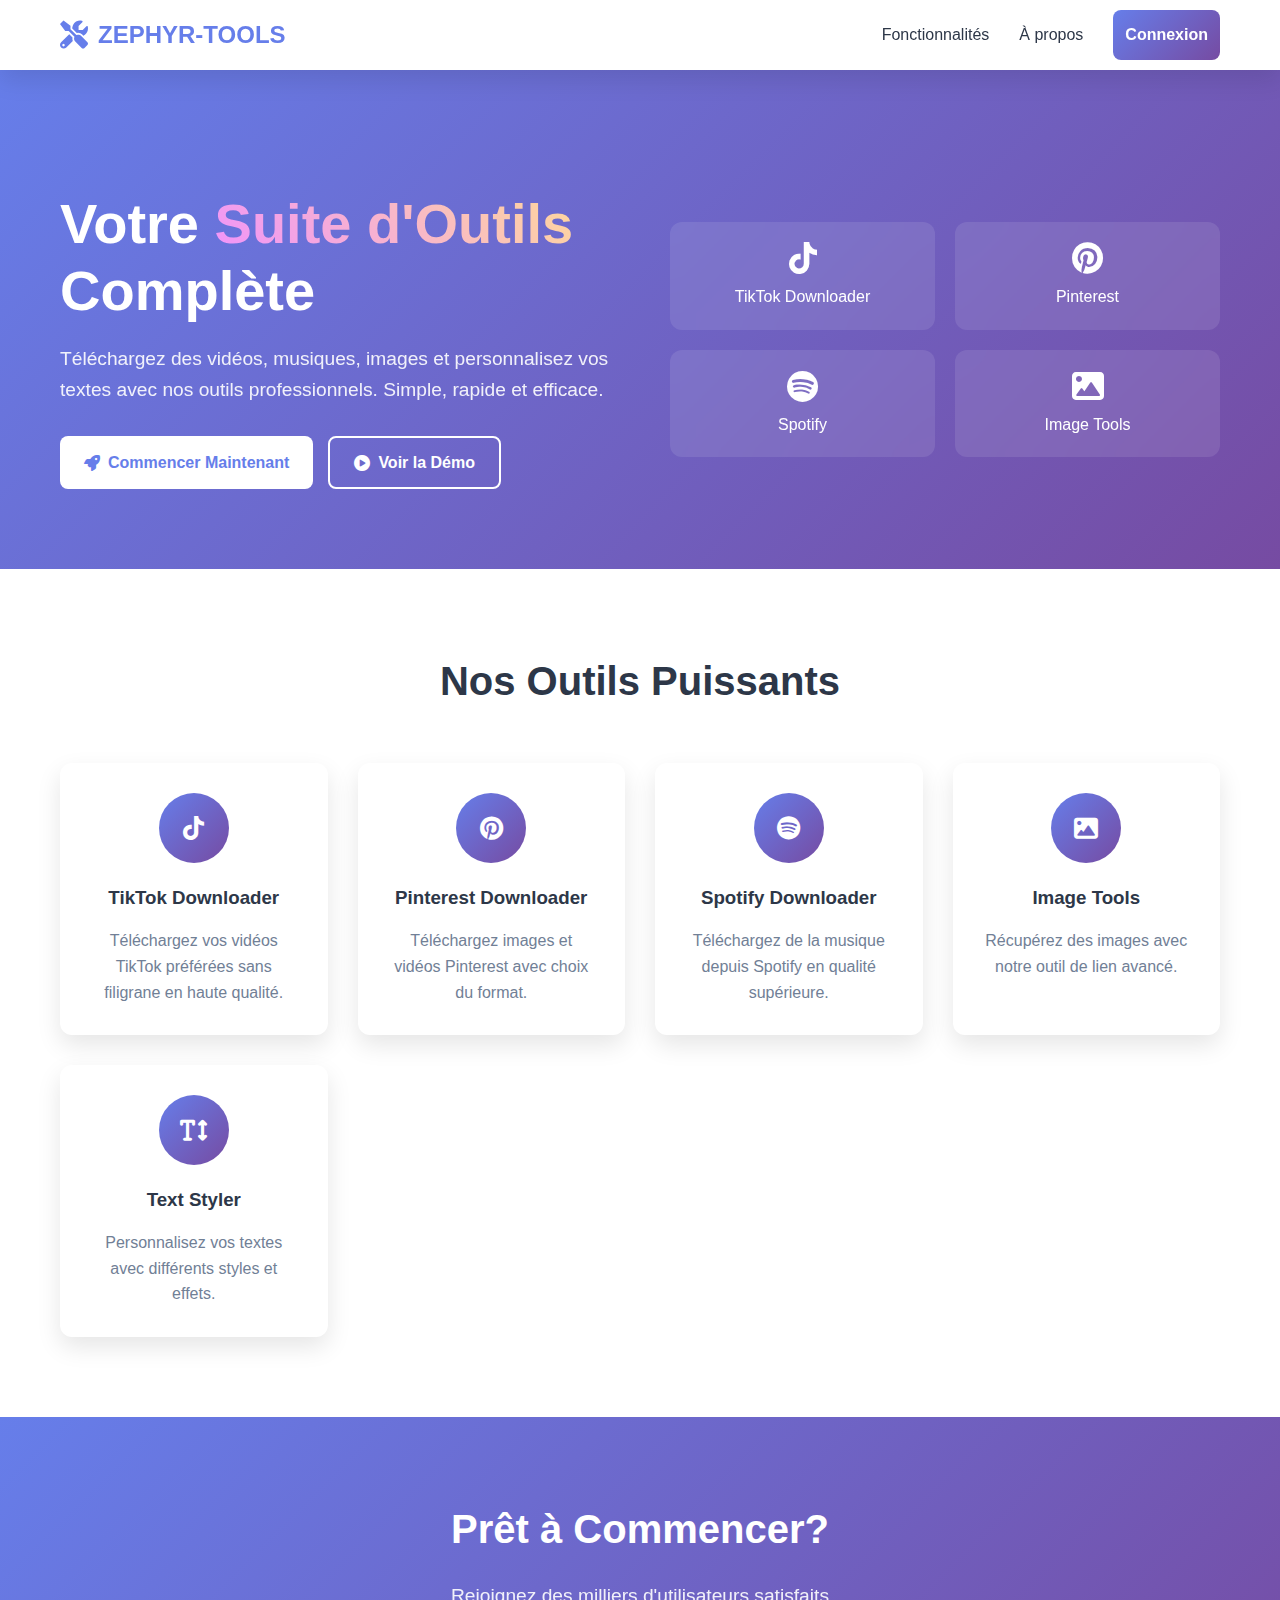
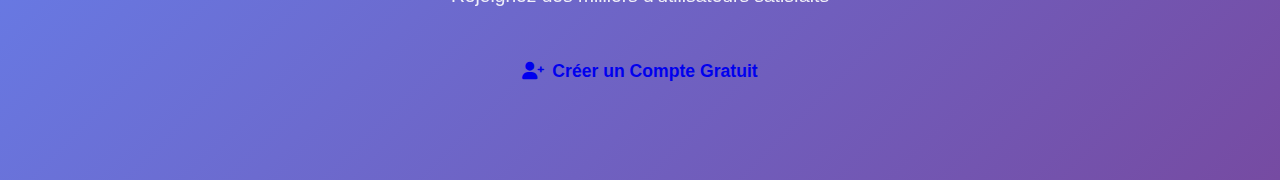
<file: index.html>
<!DOCTYPE html>
<html lang="fr">
<head>
    <meta charset="UTF-8">
    <meta name="viewport" content="width=device-width, initial-scale=1.0">
    <title>Tools Pro - Plateforme de Téléchargement</title>
    <link rel="stylesheet" href="css/style.css">
    <link href="https://cdnjs.cloudflare.com/ajax/libs/font-awesome/6.0.0/css/all.min.css" rel="stylesheet">
</head>
<body>
    <!-- Navigation -->
    <nav class="navbar">
        <div class="nav-container">
            <div class="nav-logo">
                <i class="fas fa-tools"></i>
                <span>ZEPHYR-TOOLS</span>
            </div>
            <div class="nav-menu">
                <a href="#features" class="nav-link">Fonctionnalités</a>
                <a href="#about" class="nav-link">À propos</a>
                <a href="login.html" class="nav-link login-btn">Connexion</a>
            </div>
        </div>
    </nav>

    <!-- Hero Section -->
    <section class="hero">
        <div class="hero-container">
            <div class="hero-content">
                <h1 class="hero-title">
                    Votre <span class="highlight">Suite d'Outils</span> Complète
                </h1>
                <p class="hero-description">
                    Téléchargez des vidéos, musiques, images et personnalisez vos textes 
                    avec nos outils professionnels. Simple, rapide et efficace.
                </p>
                <div class="hero-buttons">
                    <a href="login.html" class="btn btn-primary">
                        <i class="fas fa-rocket"></i>
                        Commencer Maintenant
                    </a>
                    <a href="#features" class="btn btn-secondary">
                        <i class="fas fa-play-circle"></i>
                        Voir la Démo
                    </a>
                </div>
            </div>
            <div class="hero-image">
                <div class="tool-cards-preview">
                    <div class="preview-card" style="--delay: 0s">
                        <i class="fab fa-tiktok"></i>
                        <span>TikTok Downloader</span>
                    </div>
                    <div class="preview-card" style="--delay: 0.2s">
                        <i class="fab fa-pinterest"></i>
                        <span>Pinterest</span>
                    </div>
                    <div class="preview-card" style="--delay: 0.4s">
                        <i class="fab fa-spotify"></i>
                        <span>Spotify</span>
                    </div>
                    <div class="preview-card" style="--delay: 0.6s">
                        <i class="fas fa-image"></i>
                        <span>Image Tools</span>
                    </div>
                </div>
            </div>
        </div>
    </section>

    <!-- Features Section -->
    <section id="features" class="features">
        <div class="container">
            <h2 class="section-title">Nos Outils Puissants</h2>
            <div class="features-grid">
                <div class="feature-card">
                    <div class="feature-icon">
                        <i class="fab fa-tiktok"></i>
                    </div>
                    <h3>TikTok Downloader</h3>
                    <p>Téléchargez vos vidéos TikTok préférées sans filigrane en haute qualité.</p>
                </div>
                
                <div class="feature-card">
                    <div class="feature-icon">
                        <i class="fab fa-pinterest"></i>
                    </div>
                    <h3>Pinterest Downloader</h3>
                    <p>Téléchargez images et vidéos Pinterest avec choix du format.</p>
                </div>
                
                <div class="feature-card">
                    <div class="feature-icon">
                        <i class="fab fa-spotify"></i>
                    </div>
                    <h3>Spotify Downloader</h3>
                    <p>Téléchargez de la musique depuis Spotify en qualité supérieure.</p>
                </div>
                
                <div class="feature-card">
                    <div class="feature-icon">
                        <i class="fas fa-image"></i>
                    </div>
                    <h3>Image Tools</h3>
                    <p>Récupérez des images avec notre outil de lien avancé.</p>
                </div>
                
                <div class="feature-card">
                    <div class="feature-icon">
                        <i class="fas fa-text-height"></i>
                    </div>
                    <h3>Text Styler</h3>
                    <p>Personnalisez vos textes avec différents styles et effets.</p>
                </div>
            </div>
        </div>
    </section>

    <!-- CTA Section -->
    <section class="cta">
        <div class="container">
            <h2>Prêt à Commencer?</h2>
            <p>Rejoignez des milliers d'utilisateurs satisfaits</p>
            <a href="login.html" class="btn btn-large">
                <i class="fas fa-user-plus"></i>
                Créer un Compte Gratuit
            </a>
        </div>
    </section>

    <script src="js/auth.js"></script>
</body>
</html>
</file>
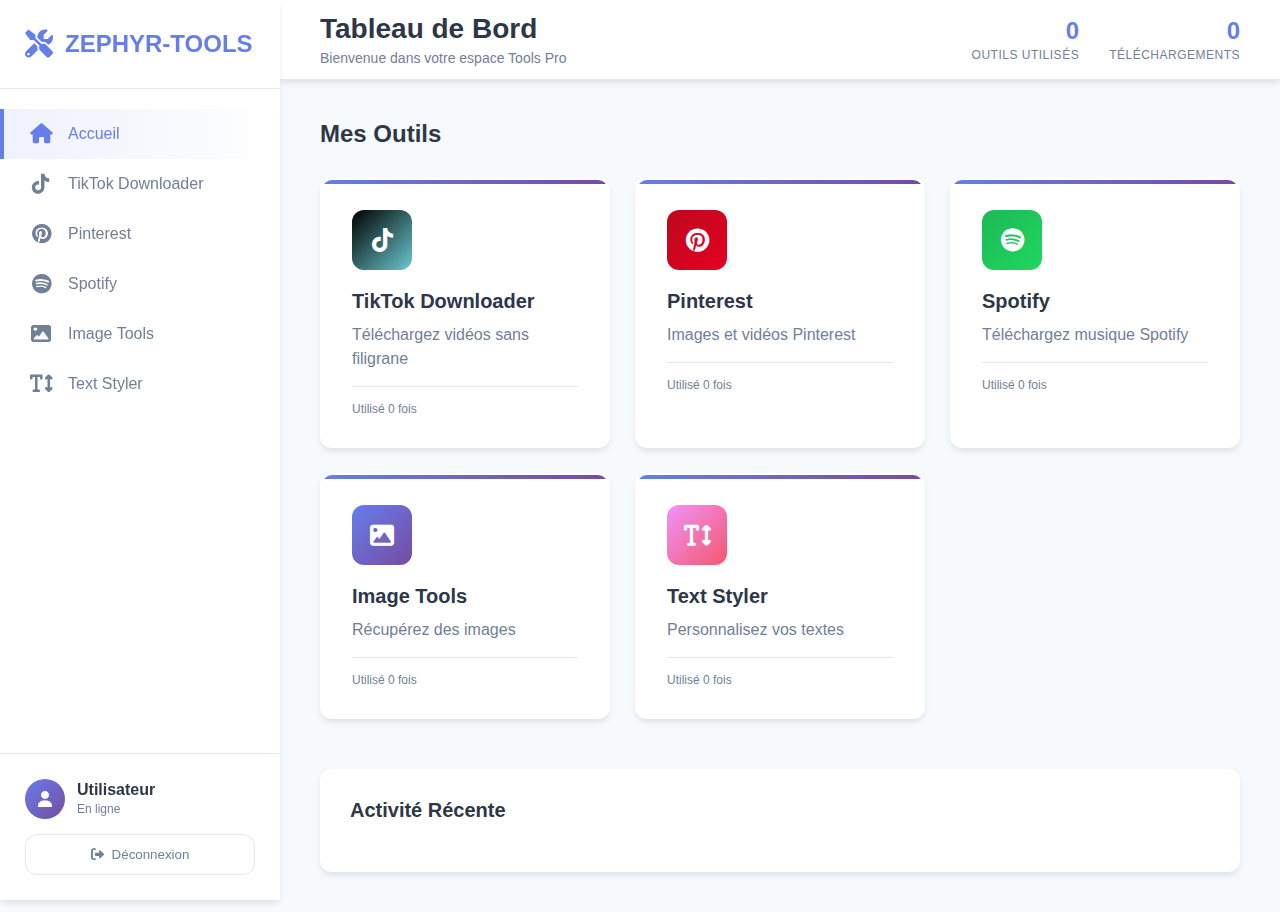
<file: dashboard.html>
<!DOCTYPE html>
<html lang="fr">
<head>
    <meta charset="UTF-8">
    <meta name="viewport" content="width=device-width, initial-scale=1.0">
    <title>Tableau de Bord - Tools Pro</title>
    <link rel="stylesheet" href="css/dashboard.css">
    <link href="https://cdnjs.cloudflare.com/ajax/libs/font-awesome/6.0.0/css/all.min.css" rel="stylesheet">
</head>
<body>
    <!-- Sidebar -->
    <div class="sidebar">
        <div class="sidebar-header">
            <div class="logo">
                <i class="fas fa-tools"></i>
                <span>ZEPHYR-TOOLS</span>
            </div>
        </div>

        <nav class="sidebar-nav">
            <a href="dashboard.html" class="nav-item active">
                <i class="fas fa-home"></i>
                <span>Accueil</span>
            </a>
            <a href="tools/tiktok.html" class="nav-item">
                <i class="fab fa-tiktok"></i>
                <span>TikTok Downloader</span>
            </a>
            <a href="tools/pinterest.html" class="nav-item">
                <i class="fab fa-pinterest"></i>
                <span>Pinterest</span>
            </a>
            <a href="tools/spotify.html" class="nav-item">
                <i class="fab fa-spotify"></i>
                <span>Spotify</span>
            </a>
            <a href="tools/image.html" class="nav-item">
                <i class="fas fa-image"></i>
                <span>Image Tools</span>
            </a>
            <a href="tools/texte.html" class="nav-item">
                <i class="fas fa-text-height"></i>
                <span>Text Styler</span>
            </a>
        </nav>

        <div class="sidebar-footer">
            <div class="user-info">
                <div class="user-avatar">
                    <i class="fas fa-user"></i>
                </div>
                <div class="user-details">
                    <span class="username" id="usernameDisplay">Utilisateur</span>
                    <span class="user-status">En ligne</span>
                </div>
            </div>
            <button class="logout-btn" onclick="logout()">
                <i class="fas fa-sign-out-alt"></i>
                Déconnexion
            </button>
        </div>
    </div>

    <!-- Main Content -->
    <div class="main-content">
        <header class="top-header">
            <div class="header-left">
                <h1>Tableau de Bord</h1>
                <p>Bienvenue dans votre espace Tools Pro</p>
            </div>
            <div class="header-right">
                <div class="stats">
                    <div class="stat-item">
                        <span class="stat-number" id="toolsUsed">0</span>
                        <span class="stat-label">Outils utilisés</span>
                    </div>
                    <div class="stat-item">
                        <span class="stat-number" id="downloadsCount">0</span>
                        <span class="stat-label">Téléchargements</span>
                    </div>
                </div>
            </div>
        </header>

        <!-- Tools Grid -->
        <div class="dashboard-content">
            <h2>Mes Outils</h2>
            <div class="tools-grid">
                <a href="tools/tiktok.html" class="tool-card">
                    <div class="tool-icon tiktok-bg">
                        <i class="fab fa-tiktok"></i>
                    </div>
                    <h3>TikTok Downloader</h3>
                    <p>Téléchargez vidéos sans filigrane</p>
                    <div class="tool-stats">
                        <span class="tool-usage">Utilisé 12 fois</span>
                    </div>
                </a>

                <a href="tools/pinterest.html" class="tool-card">
                    <div class="tool-icon pinterest-bg">
                        <i class="fab fa-pinterest"></i>
                    </div>
                    <h3>Pinterest</h3>
                    <p>Images et vidéos Pinterest</p>
                    <div class="tool-stats">
                        <span class="tool-usage">Utilisé 8 fois</span>
                    </div>
                </a>

                <a href="tools/spotify.html" class="tool-card">
                    <div class="tool-icon spotify-bg">
                        <i class="fab fa-spotify"></i>
                    </div>
                    <h3>Spotify</h3>
                    <p>Téléchargez musique Spotify</p>
                    <div class="tool-stats">
                        <span class="tool-usage">Utilisé 15 fois</span>
                    </div>
                </a>

                <a href="tools/image.html" class="tool-card">
                    <div class="tool-icon image-bg">
                        <i class="fas fa-image"></i>
                    </div>
                    <h3>Image Tools</h3>
                    <p>Récupérez des images</p>
                    <div class="tool-stats">
                        <span class="tool-usage">Utilisé 20 fois</span>
                    </div>
                </a>

                <a href="tools/texte.html" class="tool-card">
                    <div class="tool-icon text-bg">
                        <i class="fas fa-text-height"></i>
                    </div>
                    <h3>Text Styler</h3>
                    <p>Personnalisez vos textes</p>
                    <div class="tool-stats">
                        <span class="tool-usage">Utilisé 25 fois</span>
                    </div>
                </a>
            </div>

            <!-- Recent Activity -->
            <div class="recent-activity">
                <h3>Activité Récente</h3>
                <div class="activity-list">
                    <div class="activity-item">
                        <i class="fas fa-download activity-icon tiktok"></i>
                        <div class="activity-details">
                            <span class="activity-text">Vidéo TikTok téléchargée</span>
                            <span class="activity-time">Il y a 2 minutes</span>
                        </div>
                    </div>
                    <div class="activity-item">
                        <i class="fas fa-music activity-icon spotify"></i>
                        <div class="activity-details">
                            <span class="activity-text">Musique Spotify convertie</span>
                            <span class="activity-time">Il y a 1 heure</span>
                        </div>
                    </div>
                </div>
            </div>
        </div>
    </div>

    <script src="js/dashboard.js"></script>
</body>
</html>
</file>
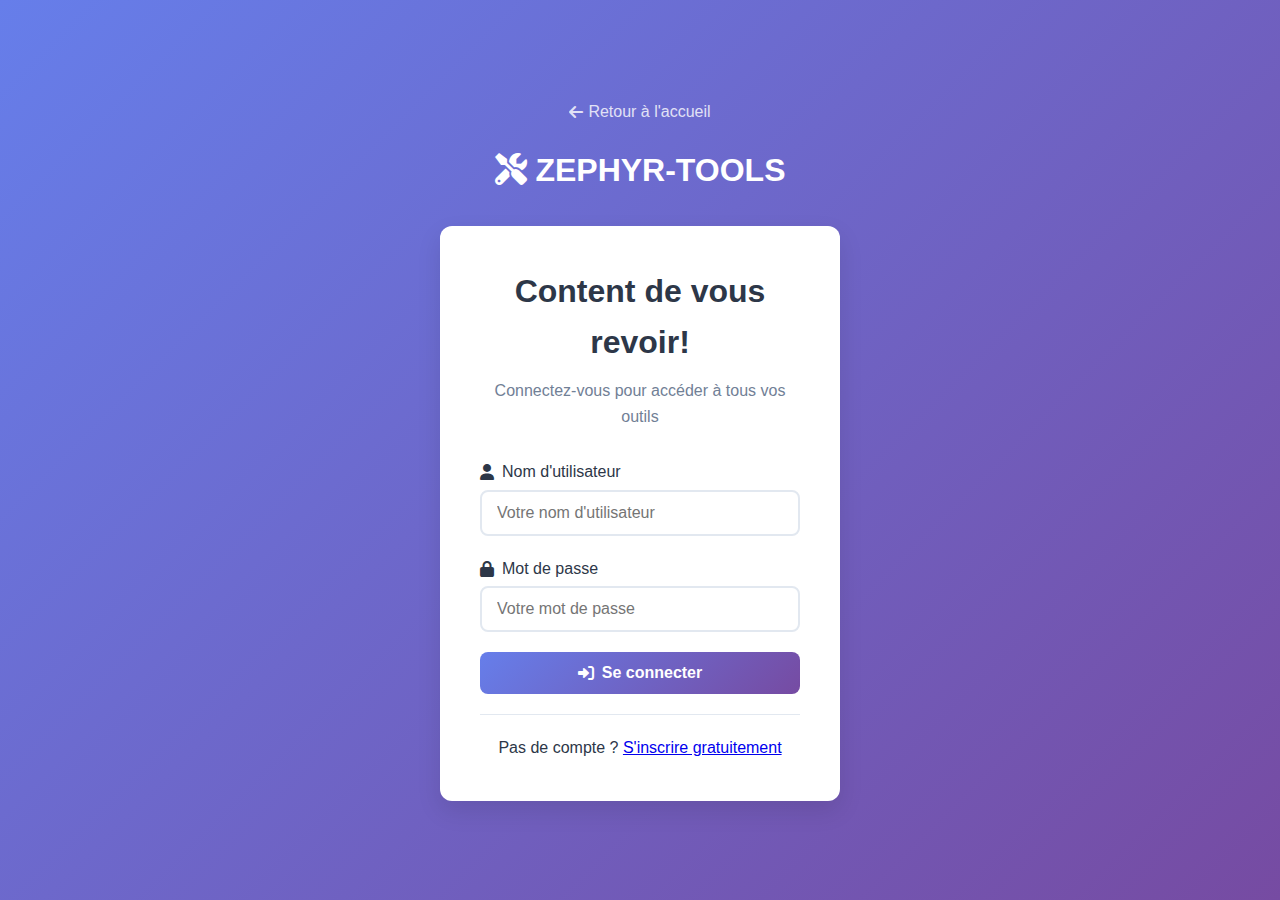
<file: login.html>
<!DOCTYPE html>
<html lang="fr">
<head>
    <meta charset="UTF-8">
    <meta name="viewport" content="width=device-width, initial-scale=1.0">
    <title>Connexion - Tools Pro</title>
    <link rel="stylesheet" href="css/style.css">
    <link href="https://cdnjs.cloudflare.com/ajax/libs/font-awesome/6.0.0/css/all.min.css" rel="stylesheet">
</head>
<body class="login-body">
    <div class="login-container">
        <div class="login-header">
            <a href="index.html" class="back-home">
                <i class="fas fa-arrow-left"></i>
                Retour à l'accueil
            </a>
            <div class="logo">
                <i class="fas fa-tools"></i>
                <span>ZEPHYR-TOOLS</span>
            </div>
        </div>

        <div class="login-card">
            <div class="login-welcome">
                <h1>Content de vous revoir!</h1>
                <p>Connectez-vous pour accéder à tous vos outils</p>
            </div>

            <form class="login-form" id="loginForm">
                <div class="input-group">
                    <label for="username">
                        <i class="fas fa-user"></i>
                        Nom d'utilisateur
                    </label>
                    <input type="text" id="username" name="username" required placeholder="Votre nom d'utilisateur">
                </div>

                <div class="input-group">
                    <label for="password">
                        <i class="fas fa-lock"></i>
                        Mot de passe
                    </label>
                    <input type="password" id="password" name="password" required placeholder="Votre mot de passe">
                </div>

                <button type="submit" class="login-btn">
                    <i class="fas fa-sign-in-alt"></i>
                    Se connecter
                </button>
            </form>

                <!-- Ajoute cette div avant la fermeture du body -->
<div class="login-footer">
    <p>Pas de compte ? <a href="register.html">S'inscrire gratuitement</a></p>
</div>

            <div id="loginMessage" class="message"></div>
        </div>
    </div>

<script>
// Ajoute ce script à la fin
class FrontendAuth {
    constructor() {
        this.users = JSON.parse(localStorage.getItem('toolspro_users') || '[]');
    }

    login(username, password) {
        const user = this.users.find(u => 
            (u.username === username || u.email === username) && 
            u.password === password
        );
        
        if (user) {
            user.lastLogin = new Date().toISOString();
            localStorage.setItem('toolspro_current_user', JSON.stringify(user));
            localStorage.setItem('toolspro_users', JSON.stringify(this.users));
            return { success: true, user };
        }
        
        return { success: false, message: 'Identifiants incorrects' };
    }

    getCurrentUser() {
        return JSON.parse(localStorage.getItem('toolspro_current_user') || 'null');
    }
}

const auth = new FrontendAuth();

// Modifie ton formulaire de connexion existant
document.getElementById('loginForm').addEventListener('submit', function(e) {
    e.preventDefault();
    
    const username = document.getElementById('username').value;
    const password = document.getElementById('password').value;
    const message = document.getElementById('loginMessage');
    const btn = this.querySelector('button');

    btn.disabled = true;
    btn.innerHTML = '<i class="fas fa-spinner fa-spin"></i> Connexion...';

    setTimeout(() => {
        const result = auth.login(username, password);
        
        if (result.success) {
            message.className = 'message success';
            message.textContent = '✅ Connexion réussie ! Redirection...';
            message.style.display = 'block';
            
            setTimeout(() => {
                window.location.href = 'dashboard.html';
            }, 1000);
        } else {
            message.className = 'message error';
            message.textContent = '❌ ' + result.message;
            message.style.display = 'block';
        }
        
        btn.disabled = false;
        btn.innerHTML = '<i class="fas fa-sign-in-alt"></i> Se connecter';
    }, 1000);
});
</script>
    
    <script src="js/auth.js"></script>
</body>
</html>
</file>
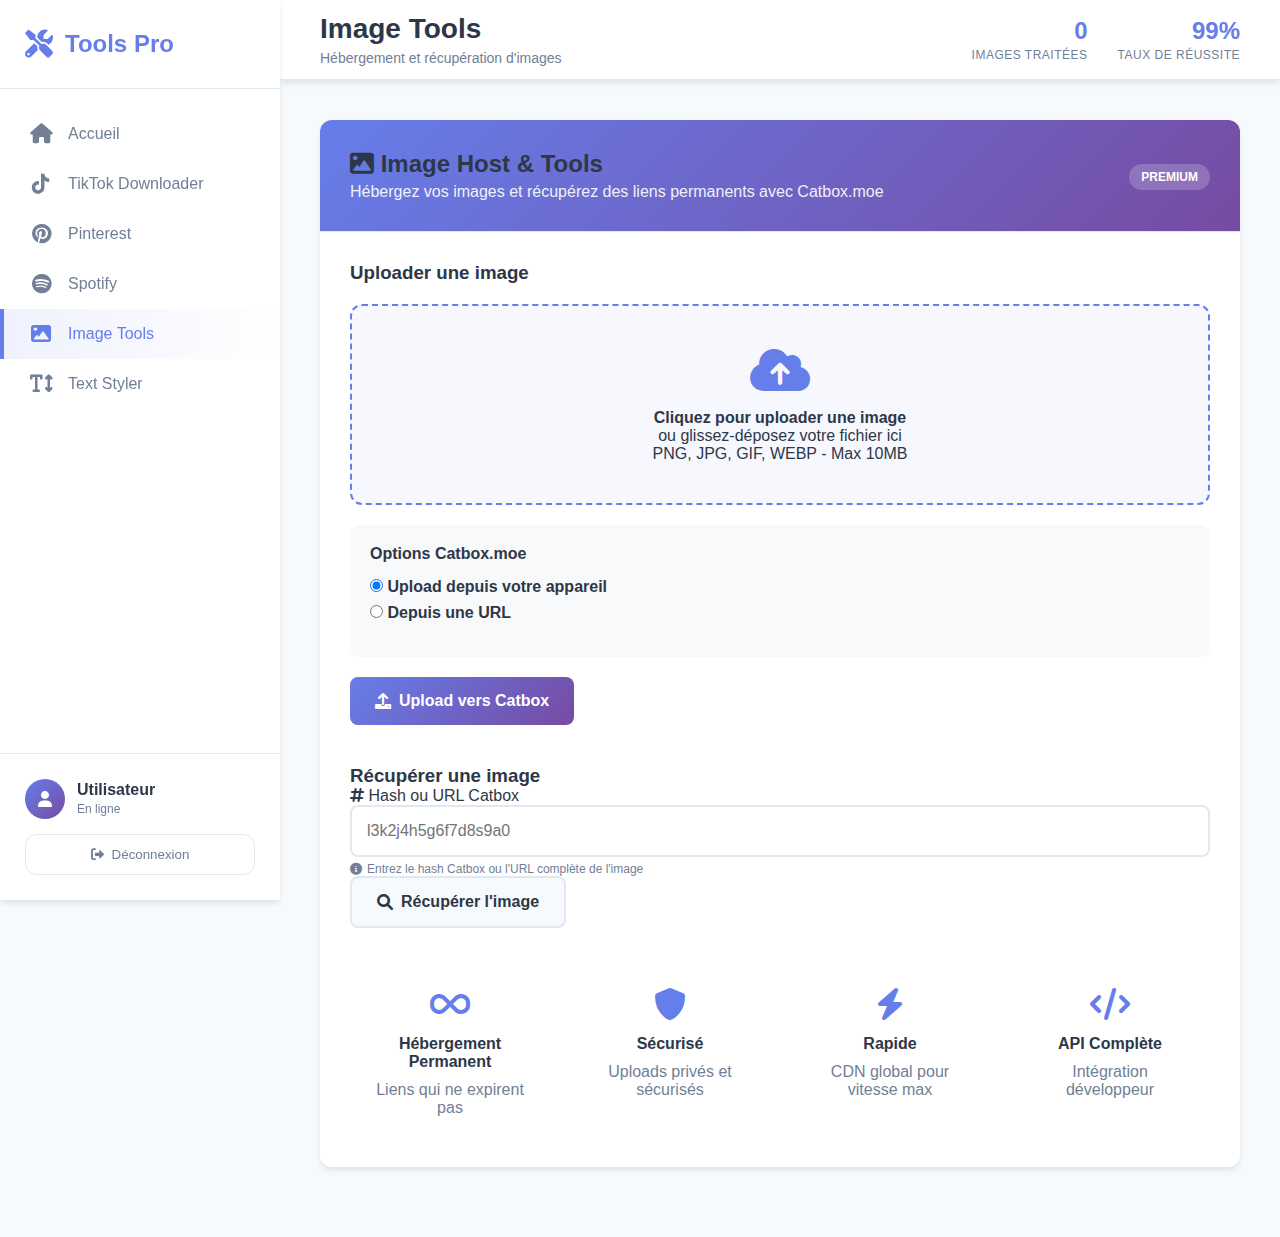
<file: tools/image.html>
<!DOCTYPE html>
<html lang="fr">
<head>
    <meta charset="UTF-8">
    <meta name="viewport" content="width=device-width, initial-scale=1.0">
    <title>Image Tools - Tools Pro</title>
    <link rel="stylesheet" href="../css/dashboard.css">
    <link href="https://cdnjs.cloudflare.com/ajax/libs/font-awesome/6.0.0/css/all.min.css" rel="stylesheet">
    <style>
        .upload-area {
            border: 2px dashed #667eea;
            border-radius: 12px;
            padding: 40px;
            text-align: center;
            margin: 20px 0;
            background: rgba(102, 126, 234, 0.05);
            cursor: pointer;
            transition: all 0.3s;
        }
        
        .upload-area:hover {
            background: rgba(102, 126, 234, 0.1);
        }
        
        .upload-area i {
            font-size: 48px;
            color: #667eea;
            margin-bottom: 15px;
        }
        
        .image-preview {
            max-width: 400px;
            margin: 20px auto;
            text-align: center;
        }
        
        .image-preview img {
            max-width: 100%;
            border-radius: 10px;
            box-shadow: 0 5px 15px rgba(0,0,0,0.1);
        }
        
        .catbox-options {
            background: #f8f9fa;
            padding: 20px;
            border-radius: 10px;
            margin: 20px 0;
        }
        
        .option-group {
            margin: 15px 0;
        }
        
        .option-label {
            display: block;
            margin-bottom: 8px;
            font-weight: 600;
            color: var(--text);
        }
        
        .url-display {
            background: #2d3748;
            color: white;
            padding: 15px;
            border-radius: 8px;
            margin: 15px 0;
            font-family: monospace;
            word-break: break-all;
        }
    </style>
</head>
<body>
    <div class="sidebar">
        <div class="sidebar-header">
            <div class="logo">
                <i class="fas fa-tools"></i>
                <span>Tools Pro</span>
            </div>
        </div>

        <nav class="sidebar-nav">
            <a href="../dashboard.html" class="nav-item">
                <i class="fas fa-home"></i>
                <span>Accueil</span>
            </a>
            <a href="tiktok.html" class="nav-item">
                <i class="fab fa-tiktok"></i>
                <span>TikTok Downloader</span>
            </a>
            <a href="pinterest.html" class="nav-item">
                <i class="fab fa-pinterest"></i>
                <span>Pinterest</span>
            </a>
            <a href="spotify.html" class="nav-item">
                <i class="fab fa-spotify"></i>
                <span>Spotify</span>
            </a>
            <a href="image.html" class="nav-item active">
                <i class="fas fa-image"></i>
                <span>Image Tools</span>
            </a>
            <a href="texte.html" class="nav-item">
                <i class="fas fa-text-height"></i>
                <span>Text Styler</span>
            </a>
        </nav>

        <div class="sidebar-footer">
            <div class="user-info">
                <div class="user-avatar">
                    <i class="fas fa-user"></i>
                </div>
                <div class="user-details">
                    <span class="username" id="usernameDisplay">Utilisateur</span>
                    <span class="user-status">En ligne</span>
                </div>
            </div>
            <button class="logout-btn" onclick="logout()">
                <i class="fas fa-sign-out-alt"></i>
                Déconnexion
            </button>
        </div>
    </div>

    <div class="main-content">
        <header class="top-header">
            <div class="header-left">
                <h1>Image Tools</h1>
                <p>Hébergement et récupération d'images</p>
            </div>
            <div class="header-right">
                <div class="stats">
                    <div class="stat-item">
                        <span class="stat-number" id="imagesProcessed">0</span>
                        <span class="stat-label">Images traitées</span>
                    </div>
                    <div class="stat-item">
                        <span class="stat-number" id="imageSuccess">99%</span>
                        <span class="stat-label">Taux de réussite</span>
                    </div>
                </div>
            </div>
        </header>

        <div class="dashboard-content">
            <div class="tool-container">
                <div class="tool-header">
                    <div class="tool-info">
                        <h2><i class="fas fa-image"></i> Image Host & Tools</h2>
                        <p>Hébergez vos images et récupérez des liens permanents avec Catbox.moe</p>
                    </div>
                    <div class="tool-badge">
                        <span class="badge premium">PREMIUM</span>
                    </div>
                </div>

                <div class="tool-content">
                    <!-- Section Upload d'image -->
                    <div class="input-section">
                        <h3>Uploader une image</h3>
                        <div class="upload-area" id="uploadArea" onclick="document.getElementById('fileInput').click()">
                            <i class="fas fa-cloud-upload-alt"></i>
                            <h4>Cliquez pour uploader une image</h4>
                            <p>ou glissez-déposez votre fichier ici</p>
                            <p class="file-types">PNG, JPG, GIF, WEBP - Max 10MB</p>
                        </div>
                        <input type="file" id="fileInput" accept="image/*" style="display: none;" onchange="handleFileSelect(event)">

                        <div class="catbox-options">
                            <h4>Options Catbox.moe</h4>
                            <div class="option-group">
                                <label class="option-label">
                                    <input type="radio" name="uploadType" value="file" checked onchange="toggleUploadType()">
                                    Upload depuis votre appareil
                                </label>
                                <label class="option-label">
                                    <input type="radio" name="uploadType" value="url" onchange="toggleUploadType()">
                                    Depuis une URL
                                </label>
                            </div>
                            
                            <div id="urlInputSection" style="display: none;">
                                <div class="input-group">
                                    <label for="imageUrl">
                                        <i class="fas fa-link"></i>
                                        URL de l'image
                                    </label>
                                    <input type="url" id="imageUrl" 
                                           placeholder="https://example.com/image.jpg" 
                                           class="tool-input">
                                </div>
                            </div>
                        </div>

                        <button onclick="uploadToCatbox()" class="tool-btn primary">
                            <i class="fas fa-upload"></i>
                            Upload vers Catbox
                        </button>
                    </div>

                    <!-- Section Résultat -->
                    <div class="result-section">
                        <div id="imageResult" class="result" style="display: none;">
                            <div class="result-header">
                                <h4>Résultat de l'upload</h4>
                                <button onclick="clearImageResult()" class="clear-btn">
                                    <i class="fas fa-times"></i>
                                </button>
                            </div>
                            <div class="result-content" id="imageResultContent">
                                <!-- Le contenu sera injecté ici -->
                            </div>
                        </div>
                    </div>

                    <!-- Section Récupération d'image -->
                    <div class="input-section" style="margin-top: 40px;">
                        <h3>Récupérer une image</h3>
                        <div class="input-group">
                            <label for="imageHash">
                                <i class="fas fa-hashtag"></i>
                                Hash ou URL Catbox
                            </label>
                            <input type="text" id="imageHash" 
                                   placeholder="l3k2j4h5g6f7d8s9a0" 
                                   class="tool-input">
                            <div class="input-hint">
                                <i class="fas fa-info-circle"></i>
                                Entrez le hash Catbox ou l'URL complète de l'image
                            </div>
                        </div>

                        <button onclick="retrieveFromCatbox()" class="tool-btn secondary">
                            <i class="fas fa-search"></i>
                            Récupérer l'image
                        </button>
                    </div>

                    <div class="features-grid">
                        <div class="feature-item">
                            <i class="fas fa-infinity"></i>
                            <h4>Hébergement Permanent</h4>
                            <p>Liens qui ne expirent pas</p>
                        </div>
                        <div class="feature-item">
                            <i class="fas fa-shield-alt"></i>
                            <h4>Sécurisé</h4>
                            <p>Uploads privés et sécurisés</p>
                        </div>
                        <div class="feature-item">
                            <i class="fas fa-bolt"></i>
                            <h4>Rapide</h4>
                            <p>CDN global pour vitesse max</p>
                        </div>
                        <div class="feature-item">
                            <i class="fas fa-code"></i>
                            <h4>API Complète</h4>
                            <p>Intégration développeur</p>
                        </div>
                    </div>
                </div>
            </div>
        </div>
    </div>

    <script>
        let selectedFile = null;
        
        function toggleUploadType() {
            const uploadType = document.querySelector('input[name="uploadType"]:checked').value;
            const urlInputSection = document.getElementById('urlInputSection');
            const uploadArea = document.getElementById('uploadArea');
            
            if (uploadType === 'url') {
                urlInputSection.style.display = 'block';
                uploadArea.style.display = 'none';
            } else {
                urlInputSection.style.display = 'none';
                uploadArea.style.display = 'block';
            }
        }

        function handleFileSelect(event) {
            const file = event.target.files[0];
            if (file) {
                selectedFile = file;
                const uploadArea = document.getElementById('uploadArea');
                
                // Vérifier la taille du fichier
                if (file.size > 10 * 1024 * 1024) {
                    alert('Fichier trop volumineux. Maximum 10MB.');
                    return;
                }
                
                // Afficher l'aperçu
                const reader = new FileReader();
                reader.onload = function(e) {
                    uploadArea.innerHTML = `
                        <i class="fas fa-check-circle" style="color: #10B981;"></i>
                        <h4>Fichier sélectionné</h4>
                        <p>${file.name} (${(file.size / 1024 / 1024).toFixed(2)} MB)</p>
                        <img src="${e.target.result}" style="max-width: 200px; max-height: 150px; border-radius: 8px; margin-top: 10px;">
                    `;
                };
                reader.readAsDataURL(file);
            }
        }

        async function uploadToCatbox() {
            const uploadType = document.querySelector('input[name="uploadType"]:checked').value;
            const result = document.getElementById('imageResult');
            const resultContent = document.getElementById('imageResultContent');

            resultContent.innerHTML = '<div class="loading">Upload en cours...</div>';
            result.style.display = 'block';

            try {
                let formData = new FormData();
                
                if (uploadType === 'file') {
                    if (!selectedFile) {
                        alert('Veuillez sélectionner un fichier');
                        return;
                    }
                    formData.append('fileToUpload', selectedFile);
                } else {
                    const imageUrl = document.getElementById('imageUrl').value;
                    if (!imageUrl) {
                        alert('Veuillez entrer une URL');
                        return;
                    }
                    formData.append('url', imageUrl);
                }

                // Utilisation de l'API Catbox.moe
                const response = await fetch('https://catbox.moe/user/api.php', {
                    method: 'POST',
                    body: formData
                });

                const imageUrl = await response.text();

                if (imageUrl && imageUrl.startsWith('http')) {
                    resultContent.innerHTML = `
                        <div class="success-message">
                            <i class="fas fa-check-circle"></i>
                            <h4>Upload réussi!</h4>
                        </div>
                        <div class="image-preview">
                            <img src="${imageUrl}" alt="Image uploadée">
                        </div>
                        <div class="url-display">
                            ${imageUrl}
                        </div>
                        <div class="download-actions">
                            <a href="${imageUrl}" class="download-btn primary" target="_blank">
                                <i class="fas fa-external-link-alt"></i>
                                Voir l'image
                            </a>
                            <button onclick="copyToClipboard('${imageUrl}')" class="download-btn secondary">
                                <i class="fas fa-copy"></i>
                                Copier le lien
                            </button>
                        </div>
                    `;
                    
                    updateImageStats();
                    
                } else {
                    resultContent.innerHTML = `
                        <div class="error-message">
                            <i class="fas fa-exclamation-triangle"></i>
                            <h4>Erreur lors de l'upload</h4>
                            <p>L'API a retourné une réponse invalide: ${imageUrl}</p>
                        </div>
                    `;
                }
            } catch (error) {
                resultContent.innerHTML = `
                    <div class="error-message">
                        <i class="fas fa-exclamation-triangle"></i>
                        <h4>Erreur de connexion</h4>
                        <p>${error.message}</p>
                    </div>
                `;
            }
        }

        async function retrieveFromCatbox() {
            const hashInput = document.getElementById('imageHash').value;
            const result = document.getElementById('imageResult');
            const resultContent = document.getElementById('imageResultContent');

            if (!hashInput) {
                alert('Veuillez entrer un hash ou une URL');
                return;
            }

            resultContent.innerHTML = '<div class="loading">Récupération en cours...</div>';
            result.style.display = 'block';

            try {
                // Extraire le hash de l'URL si nécessaire
                let hash = hashInput;
                if (hashInput.includes('catbox.moe')) {
                    const parts = hashInput.split('/');
                    hash = parts[parts.length - 1];
                }

                const imageUrl = `https://files.catbox.moe/${hash}`;
                
                // Vérifier si l'image existe
                const checkResponse = await fetch(imageUrl, { method: 'HEAD' });
                
                if (checkResponse.ok) {
                    resultContent.innerHTML = `
                        <div class="success-message">
                            <i class="fas fa-check-circle"></i>
                            <h4>Image trouvée!</h4>
                        </div>
                        <div class="image-preview">
                            <img src="${imageUrl}" alt="Image récupérée">
                        </div>
                        <div class="url-display">
                            ${imageUrl}
                        </div>
                        <div class="download-actions">
                            <a href="${imageUrl}" class="download-btn primary" target="_blank">
                                <i class="fas fa-external-link-alt"></i>
                                Voir l'image
                            </a>
                            <button onclick="copyToClipboard('${imageUrl}')" class="download-btn secondary">
                                <i class="fas fa-copy"></i>
                                Copier le lien
                            </button>
                        </div>
                    `;
                } else {
                    resultContent.innerHTML = `
                        <div class="error-message">
                            <i class="fas fa-exclamation-triangle"></i>
                            <h4>Image non trouvée</h4>
                            <p>Aucune image trouvée avec ce hash: ${hash}</p>
                        </div>
                    `;
                }
            } catch (error) {
                resultContent.innerHTML = `
                    <div class="error-message">
                        <i class="fas fa-exclamation-triangle"></i>
                        <h4>Erreur de connexion</h4>
                        <p>${error.message}</p>
                    </div>
                `;
            }
        }

        function updateImageStats() {
            const processed = parseInt(localStorage.getItem('imagesProcessed') || '0') + 1;
            localStorage.setItem('imagesProcessed', processed.toString());
            document.getElementById('imagesProcessed').textContent = processed;
        }

        function clearImageResult() {
            document.getElementById('imageResult').style.display = 'none';
        }

        // Glisser-déposer
        document.addEventListener('DOMContentLoaded', function() {
            const uploadArea = document.getElementById('uploadArea');
            const processed = localStorage.getItem('imagesProcessed') || '0';
            document.getElementById('imagesProcessed').textContent = processed;

            // Glisser-déposer
            uploadArea.addEventListener('dragover', function(e) {
                e.preventDefault();
                uploadArea.style.background = 'rgba(102, 126, 234, 0.2)';
            });

            uploadArea.addEventListener('dragleave', function(e) {
                e.preventDefault();
                uploadArea.style.background = 'rgba(102, 126, 234, 0.05)';
            });

            uploadArea.addEventListener('drop', function(e) {
                e.preventDefault();
                uploadArea.style.background = 'rgba(102, 126, 234, 0.05)';
                
                const files = e.dataTransfer.files;
                if (files.length > 0) {
                    const event = { target: { files: files } };
                    handleFileSelect(event);
                }
            });
        });
    </script>
</body>
</html>
</file>
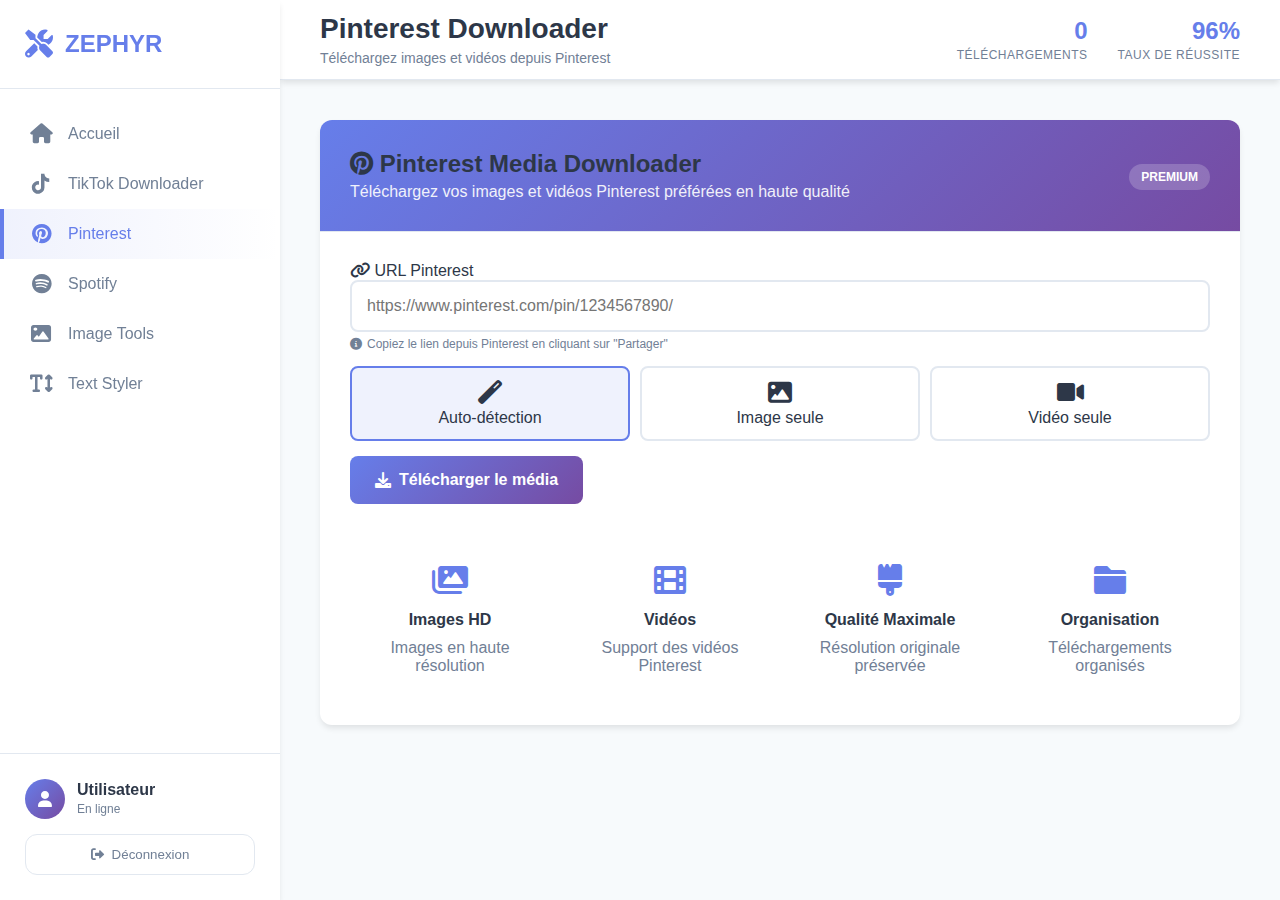
<file: tools/pinterest.html>
<!DOCTYPE html>
<html lang="fr">
<head>
    <meta charset="UTF-8">
    <meta name="viewport" content="width=device-width, initial-scale=1.0">
    <title>Pinterest Downloader - Tools Pro</title>
    <link rel="stylesheet" href="../css/dashboard.css">
    <link href="https://cdnjs.cloudflare.com/ajax/libs/font-awesome/6.0.0/css/all.min.css" rel="stylesheet">
    <style>
        .format-options {
            display: grid;
            grid-template-columns: repeat(auto-fit, minmax(120px, 1fr));
            gap: 10px;
            margin: 15px 0;
        }
        
        .format-option {
            padding: 12px;
            border: 2px solid #e2e8f0;
            border-radius: 8px;
            text-align: center;
            cursor: pointer;
            transition: all 0.3s;
        }
        
        .format-option:hover {
            border-color: var(--primary);
        }
        
        .format-option.selected {
            border-color: var(--primary);
            background: rgba(102, 126, 234, 0.1);
        }
        
        .format-option i {
            font-size: 24px;
            margin-bottom: 5px;
            display: block;
        }
        
        .media-preview {
            max-width: 400px;
            margin: 20px auto;
            text-align: center;
        }
        
        .media-preview img, .media-preview video {
            max-width: 100%;
            border-radius: 10px;
            box-shadow: 0 5px 15px rgba(0,0,0,0.1);
        }
    </style>
</head>
<body>
    <div class="sidebar">
        <div class="sidebar-header">
            <div class="logo">
                <i class="fas fa-tools"></i>
                <span>ZEPHYR</span>
            </div>
        </div>

        <nav class="sidebar-nav">
            <a href="../dashboard.html" class="nav-item">
                <i class="fas fa-home"></i>
                <span>Accueil</span>
            </a>
            <a href="tiktok.html" class="nav-item">
                <i class="fab fa-tiktok"></i>
                <span>TikTok Downloader</span>
            </a>
            <a href="pinterest.html" class="nav-item active">
                <i class="fab fa-pinterest"></i>
                <span>Pinterest</span>
            </a>
            <a href="spotify.html" class="nav-item">
                <i class="fab fa-spotify"></i>
                <span>Spotify</span>
            </a>
            <a href="image.html" class="nav-item">
                <i class="fas fa-image"></i>
                <span>Image Tools</span>
            </a>
            <a href="texte.html" class="nav-item">
                <i class="fas fa-text-height"></i>
                <span>Text Styler</span>
            </a>
        </nav>

        <div class="sidebar-footer">
            <div class="user-info">
                <div class="user-avatar">
                    <i class="fas fa-user"></i>
                </div>
                <div class="user-details">
                    <span class="username" id="usernameDisplay">Utilisateur</span>
                    <span class="user-status">En ligne</span>
                </div>
            </div>
            <button class="logout-btn" onclick="logout()">
                <i class="fas fa-sign-out-alt"></i>
                Déconnexion
            </button>
        </div>
    </div>

    <div class="main-content">
        <header class="top-header">
            <div class="header-left">
                <h1>Pinterest Downloader</h1>
                <p>Téléchargez images et vidéos depuis Pinterest</p>
            </div>
            <div class="header-right">
                <div class="stats">
                    <div class="stat-item">
                        <span class="stat-number" id="pinterestDownloads">0</span>
                        <span class="stat-label">Téléchargements</span>
                    </div>
                    <div class="stat-item">
                        <span class="stat-number" id="pinterestSuccess">96%</span>
                        <span class="stat-label">Taux de réussite</span>
                    </div>
                </div>
            </div>
        </header>

        <div class="dashboard-content">
            <div class="tool-container">
                <div class="tool-header">
                    <div class="tool-info">
                        <h2><i class="fab fa-pinterest"></i> Pinterest Media Downloader</h2>
                        <p>Téléchargez vos images et vidéos Pinterest préférées en haute qualité</p>
                    </div>
                    <div class="tool-badge">
                        <span class="badge premium">PREMIUM</span>
                    </div>
                </div>

                <div class="tool-content">
                    <div class="input-section">
                        <div class="input-group">
                            <label for="pinterestUrl">
                                <i class="fas fa-link"></i>
                                URL Pinterest
                            </label>
                            <input type="url" id="pinterestUrl" 
                                   placeholder="https://www.pinterest.com/pin/1234567890/" 
                                   class="tool-input">
                            <div class="input-hint">
                                <i class="fas fa-info-circle"></i>
                                Copiez le lien depuis Pinterest en cliquant sur "Partager"
                            </div>
                        </div>

                        <div class="format-options">
                            <div class="format-option selected" data-format="auto" onclick="selectFormat(this)">
                                <i class="fas fa-magic"></i>
                                Auto-détection
                            </div>
                            <div class="format-option" data-format="image" onclick="selectFormat(this)">
                                <i class="fas fa-image"></i>
                                Image seule
                            </div>
                            <div class="format-option" data-format="video" onclick="selectFormat(this)">
                                <i class="fas fa-video"></i>
                                Vidéo seule
                            </div>
                        </div>

                        <button onclick="downloadPinterest()" class="tool-btn primary">
                            <i class="fas fa-download"></i>
                            Télécharger le média
                        </button>
                    </div>

                    <div class="result-section">
                        <div id="pinterestResult" class="result" style="display: none;">
                            <div class="result-header">
                                <h4>Résultat du téléchargement</h4>
                                <button onclick="clearResult()" class="clear-btn">
                                    <i class="fas fa-times"></i>
                                </button>
                            </div>
                            <div class="result-content" id="pinterestResultContent">
                                <!-- Le contenu sera injecté ici -->
                            </div>
                        </div>
                    </div>

                    <div class="features-grid">
                        <div class="feature-item">
                            <i class="fas fa-images"></i>
                            <h4>Images HD</h4>
                            <p>Images en haute résolution</p>
                        </div>
                        <div class="feature-item">
                            <i class="fas fa-film"></i>
                            <h4>Vidéos</h4>
                            <p>Support des vidéos Pinterest</p>
                        </div>
                        <div class="feature-item">
                            <i class="fas fa-brush"></i>
                            <h4>Qualité Maximale</h4>
                            <p>Résolution originale préservée</p>
                        </div>
                        <div class="feature-item">
                            <i class="fas fa-folder"></i>
                            <h4>Organisation</h4>
                            <p>Téléchargements organisés</p>
                        </div>
                    </div>
                </div>
            </div>
        </div>
    </div>

    <script>
        let selectedFormat = 'auto';
        
        function selectFormat(element) {
            document.querySelectorAll('.format-option').forEach(opt => {
                opt.classList.remove('selected');
            });
            element.classList.add('selected');
            selectedFormat = element.getAttribute('data-format');
        }

        async function downloadPinterest() {
            const url = document.getElementById('pinterestUrl').value;
            const result = document.getElementById('pinterestResult');
            const resultContent = document.getElementById('pinterestResultContent');

            if (!url) {
                alert('Veuillez entrer une URL Pinterest');
                return;
            }

            if (!url.includes('pinterest.com')) {
                alert('URL Pinterest invalide');
                return;
            }

            resultContent.innerHTML = '<div class="loading">Téléchargement en cours...</div>';
            result.style.display = 'block';

            try {
                const apiUrl = `https://delirius-apiofc.vercel.app/download/pinterestdl?url=${encodeURIComponent(url)}`;
                const response = await fetch(apiUrl);
                const data = await response.json();

                if (data.url || data.video || data.image) {
                    const mediaUrl = data.url || data.video || data.image;
                    const isVideo = mediaUrl.includes('.mp4') || mediaUrl.includes('.mov');
                    
                    resultContent.innerHTML = `
                        <div class="success-message">
                            <i class="fas fa-check-circle"></i>
                            <h4>Média téléchargé avec succès!</h4>
                        </div>
                        <div class="media-preview">
                            ${isVideo ? 
                                `<video controls style="max-width: 100%; border-radius: 10px;">
                                    <source src="${mediaUrl}" type="video/mp4">
                                </video>` :
                                `<img src="${mediaUrl}" alt="Image Pinterest" style="max-width: 100%; border-radius: 10px;">`
                            }
                        </div>
                        <div class="download-actions">
                            <a href="${mediaUrl}" class="download-btn primary" download="pinterest_media.${isVideo ? 'mp4' : 'jpg'}">
                                <i class="fas fa-download"></i>
                                Télécharger ${isVideo ? 'la vidéo' : "l'image"}
                            </a>
                            <button onclick="copyToClipboard('${mediaUrl}')" class="download-btn secondary">
                                <i class="fas fa-copy"></i>
                                Copier le lien
                            </button>
                        </div>
                    `;
                    
                    updatePinterestStats();
                    
                } else {
                    resultContent.innerHTML = `
                        <div class="error-message">
                            <i class="fas fa-exclamation-triangle"></i>
                            <h4>Erreur lors du téléchargement</h4>
                            <p>Impossible de récupérer le média. Vérifiez l'URL et réessayez.</p>
                        </div>
                    `;
                }
            } catch (error) {
                resultContent.innerHTML = `
                    <div class="error-message">
                        <i class="fas fa-exclamation-triangle"></i>
                        <h4>Erreur de connexion</h4>
                        <p>${error.message}</p>
                    </div>
                `;
            }
        }

        function updatePinterestStats() {
            const downloads = parseInt(localStorage.getItem('pinterestDownloads') || '0') + 1;
            localStorage.setItem('pinterestDownloads', downloads.toString());
            document.getElementById('pinterestDownloads').textContent = downloads;
        }

        function clearResult() {
            document.getElementById('pinterestResult').style.display = 'none';
        }

        // Charger les statistiques au démarrage
        document.addEventListener('DOMContentLoaded', function() {
            const downloads = localStorage.getItem('pinterestDownloads') || '0';
            document.getElementById('pinterestDownloads').textContent = downloads;
        });
    </script>
</body>
</html>
</file>
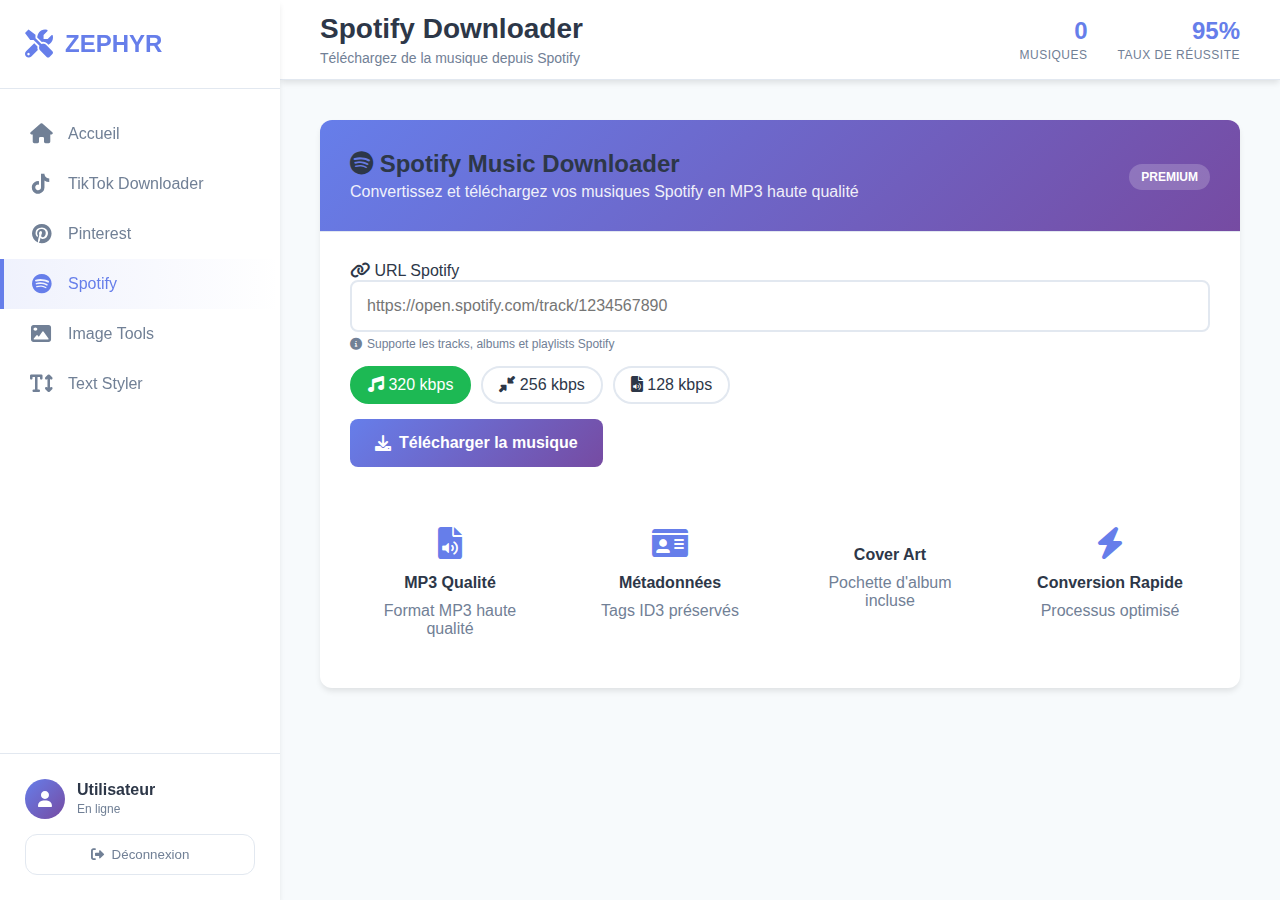
<file: tools/spotify.html>
<!DOCTYPE html>
<html lang="fr">
<head>
    <meta charset="UTF-8">
    <meta name="viewport" content="width=device-width, initial-scale=1.0">
    <title>Spotify Downloader - Tools Pro</title>
    <link rel="stylesheet" href="../css/dashboard.css">
    <link href="https://cdnjs.cloudflare.com/ajax/libs/font-awesome/6.0.0/css/all.min.css" rel="stylesheet">
    <style>
        .music-info {
            display: flex;
            align-items: center;
            gap: 20px;
            margin: 20px 0;
            padding: 20px;
            background: #f8f9fa;
            border-radius: 10px;
        }
        
        .album-art {
            width: 100px;
            height: 100px;
            border-radius: 10px;
            background: linear-gradient(135deg, #1DB954, #1ED760);
            display: flex;
            align-items: center;
            justify-content: center;
            color: white;
            font-size: 24px;
        }
        
        .track-details {
            flex: 1;
        }
        
        .track-title {
            font-size: 20px;
            font-weight: bold;
            margin-bottom: 5px;
        }
        
        .track-artist {
            color: var(--text-light);
            margin-bottom: 10px;
        }
        
        .quality-options {
            display: flex;
            gap: 10px;
            margin: 15px 0;
        }
        
        .quality-btn {
            padding: 8px 16px;
            border: 2px solid #e2e8f0;
            border-radius: 20px;
            background: white;
            cursor: pointer;
            transition: all 0.3s;
        }
        
        .quality-btn.selected {
            border-color: #1DB954;
            background: #1DB954;
            color: white;
        }
        
        .audio-player {
            width: 100%;
            margin: 20px 0;
        }
    </style>
</head>
<body>
    <div class="sidebar">
        <div class="sidebar-header">
            <div class="logo">
                <i class="fas fa-tools"></i>
                <span>ZEPHYR</span>
            </div>
        </div>

        <nav class="sidebar-nav">
            <a href="../dashboard.html" class="nav-item">
                <i class="fas fa-home"></i>
                <span>Accueil</span>
            </a>
            <a href="tiktok.html" class="nav-item">
                <i class="fab fa-tiktok"></i>
                <span>TikTok Downloader</span>
            </a>
            <a href="pinterest.html" class="nav-item">
                <i class="fab fa-pinterest"></i>
                <span>Pinterest</span>
            </a>
            <a href="spotify.html" class="nav-item active">
                <i class="fab fa-spotify"></i>
                <span>Spotify</span>
            </a>
            <a href="image.html" class="nav-item">
                <i class="fas fa-image"></i>
                <span>Image Tools</span>
            </a>
            <a href="texte.html" class="nav-item">
                <i class="fas fa-text-height"></i>
                <span>Text Styler</span>
            </a>
        </nav>

        <div class="sidebar-footer">
            <div class="user-info">
                <div class="user-avatar">
                    <i class="fas fa-user"></i>
                </div>
                <div class="user-details">
                    <span class="username" id="usernameDisplay">Utilisateur</span>
                    <span class="user-status">En ligne</span>
                </div>
            </div>
            <button class="logout-btn" onclick="logout()">
                <i class="fas fa-sign-out-alt"></i>
                Déconnexion
            </button>
        </div>
    </div>

    <div class="main-content">
        <header class="top-header">
            <div class="header-left">
                <h1>Spotify Downloader</h1>
                <p>Téléchargez de la musique depuis Spotify</p>
            </div>
            <div class="header-right">
                <div class="stats">
                    <div class="stat-item">
                        <span class="stat-number" id="spotifyDownloads">0</span>
                        <span class="stat-label">Musiques</span>
                    </div>
                    <div class="stat-item">
                        <span class="stat-number" id="spotifySuccess">95%</span>
                        <span class="stat-label">Taux de réussite</span>
                    </div>
                </div>
            </div>
        </header>

        <div class="dashboard-content">
            <div class="tool-container">
                <div class="tool-header">
                    <div class="tool-info">
                        <h2><i class="fab fa-spotify"></i> Spotify Music Downloader</h2>
                        <p>Convertissez et téléchargez vos musiques Spotify en MP3 haute qualité</p>
                    </div>
                    <div class="tool-badge">
                        <span class="badge premium">PREMIUM</span>
                    </div>
                </div>

                <div class="tool-content">
                    <div class="input-section">
                        <div class="input-group">
                            <label for="spotifyUrl">
                                <i class="fas fa-link"></i>
                                URL Spotify
                            </label>
                            <input type="url" id="spotifyUrl" 
                                   placeholder="https://open.spotify.com/track/1234567890" 
                                   class="tool-input">
                            <div class="input-hint">
                                <i class="fas fa-info-circle"></i>
                                Supporte les tracks, albums et playlists Spotify
                            </div>
                        </div>

                        <div class="quality-options">
                            <div class="quality-btn selected" data-quality="320kbps" onclick="selectQuality(this)">
                                <i class="fas fa-music"></i>
                                320 kbps
                            </div>
                            <div class="quality-btn" data-quality="256kbps" onclick="selectQuality(this)">
                                <i class="fas fa-compress-alt"></i>
                                256 kbps
                            </div>
                            <div class="quality-btn" data-quality="128kbps" onclick="selectQuality(this)">
                                <i class="fas fa-file-audio"></i>
                                128 kbps
                            </div>
                        </div>

                        <button onclick="downloadSpotify()" class="tool-btn primary">
                            <i class="fas fa-download"></i>
                            Télécharger la musique
                        </button>
                    </div>

                    <div class="result-section">
                        <div id="spotifyResult" class="result" style="display: none;">
                            <div class="result-header">
                                <h4>Résultat du téléchargement</h4>
                                <button onclick="clearResult()" class="clear-btn">
                                    <i class="fas fa-times"></i>
                                </button>
                            </div>
                            <div class="result-content" id="spotifyResultContent">
                                <!-- Le contenu sera injecté ici -->
                            </div>
                        </div>
                    </div>

                    <div class="features-grid">
                        <div class="feature-item">
                            <i class="fas fa-file-audio"></i>
                            <h4>MP3 Qualité</h4>
                            <p>Format MP3 haute qualité</p>
                        </div>
                        <div class="feature-item">
                            <i class="fas fa-id-card"></i>
                            <h4>Métadonnées</h4>
                            <p>Tags ID3 préservés</p>
                        </div>
                        <div class="feature-item">
                            <i class="fas fa-album"></i>
                            <h4>Cover Art</h4>
                            <p>Pochette d'album incluse</p>
                        </div>
                        <div class="feature-item">
                            <i class="fas fa-bolt"></i>
                            <h4>Conversion Rapide</h4>
                            <p>Processus optimisé</p>
                        </div>
                    </div>
                </div>
            </div>
        </div>
    </div>

    <script>
        let selectedQuality = '320kbps';
        
        function selectQuality(element) {
            document.querySelectorAll('.quality-btn').forEach(btn => {
                btn.classList.remove('selected');
            });
            element.classList.add('selected');
            selectedQuality = element.getAttribute('data-quality');
        }

        async function downloadSpotify() {
            const url = document.getElementById('spotifyUrl').value;
            const result = document.getElementById('spotifyResult');
            const resultContent = document.getElementById('spotifyResultContent');

            if (!url) {
                alert('Veuillez entrer une URL Spotify');
                return;
            }

            if (!url.includes('spotify.com')) {
                alert('URL Spotify invalide');
                return;
            }

            resultContent.innerHTML = '<div class="loading">Conversion en cours...</div>';
            result.style.display = 'block';

            try {
                const apiUrl = `https://api.siputzx.my.id/api/d/spotify?url=${encodeURIComponent(url)}`;
                const response = await fetch(apiUrl);
                const data = await response.json();

                if (data.url || data.downloadUrl) {
                    const audioUrl = data.url || data.downloadUrl;
                    
                    resultContent.innerHTML = `
                        <div class="success-message">
                            <i class="fas fa-check-circle"></i>
                            <h4>Musique convertie avec succès!</h4>
                        </div>
                        <div class="music-info">
                            <div class="album-art">
                                <i class="fas fa-music"></i>
                            </div>
                            <div class="track-details">
                                <div class="track-title">${data.title || 'Titre inconnu'}</div>
                                <div class="track-artist">${data.artist || 'Artiste inconnu'}</div>
                                <div class="audio-quality">Qualité: ${selectedQuality}</div>
                            </div>
                        </div>
                        <audio controls class="audio-player">
                            <source src="${audioUrl}" type="audio/mpeg">
                            Votre navigateur ne supporte pas la lecture audio.
                        </audio>
                        <div class="download-actions">
                            <a href="${audioUrl}" class="download-btn primary" download="${data.title || 'spotify_track'}.mp3">
                                <i class="fas fa-download"></i>
                                Télécharger MP3
                            </a>
                            <button onclick="copyToClipboard('${audioUrl}')" class="download-btn secondary">
                                <i class="fas fa-copy"></i>
                                Copier le lien
                            </button>
                        </div>
                    `;
                    
                    updateSpotifyStats();
                    
                } else {
                    resultContent.innerHTML = `
                        <div class="error-message">
                            <i class="fas fa-exclamation-triangle"></i>
                            <h4>Erreur lors de la conversion</h4>
                            <p>Impossible de convertir la musique. Vérifiez l'URL et réessayez.</p>
                        </div>
                    `;
                }
            } catch (error) {
                resultContent.innerHTML = `
                    <div class="error-message">
                        <i class="fas fa-exclamation-triangle"></i>
                        <h4>Erreur de connexion</h4>
                        <p>${error.message}</p>
                    </div>
                `;
            }
        }

        function updateSpotifyStats() {
            const downloads = parseInt(localStorage.getItem('spotifyDownloads') || '0') + 1;
            localStorage.setItem('spotifyDownloads', downloads.toString());
            document.getElementById('spotifyDownloads').textContent = downloads;
        }

        function clearResult() {
            document.getElementById('spotifyResult').style.display = 'none';
        }

        document.addEventListener('DOMContentLoaded', function() {
            const downloads = localStorage.getItem('spotifyDownloads') || '0';
            document.getElementById('spotifyDownloads').textContent = downloads;
        });
    </script>
</body>
</html>
</file>
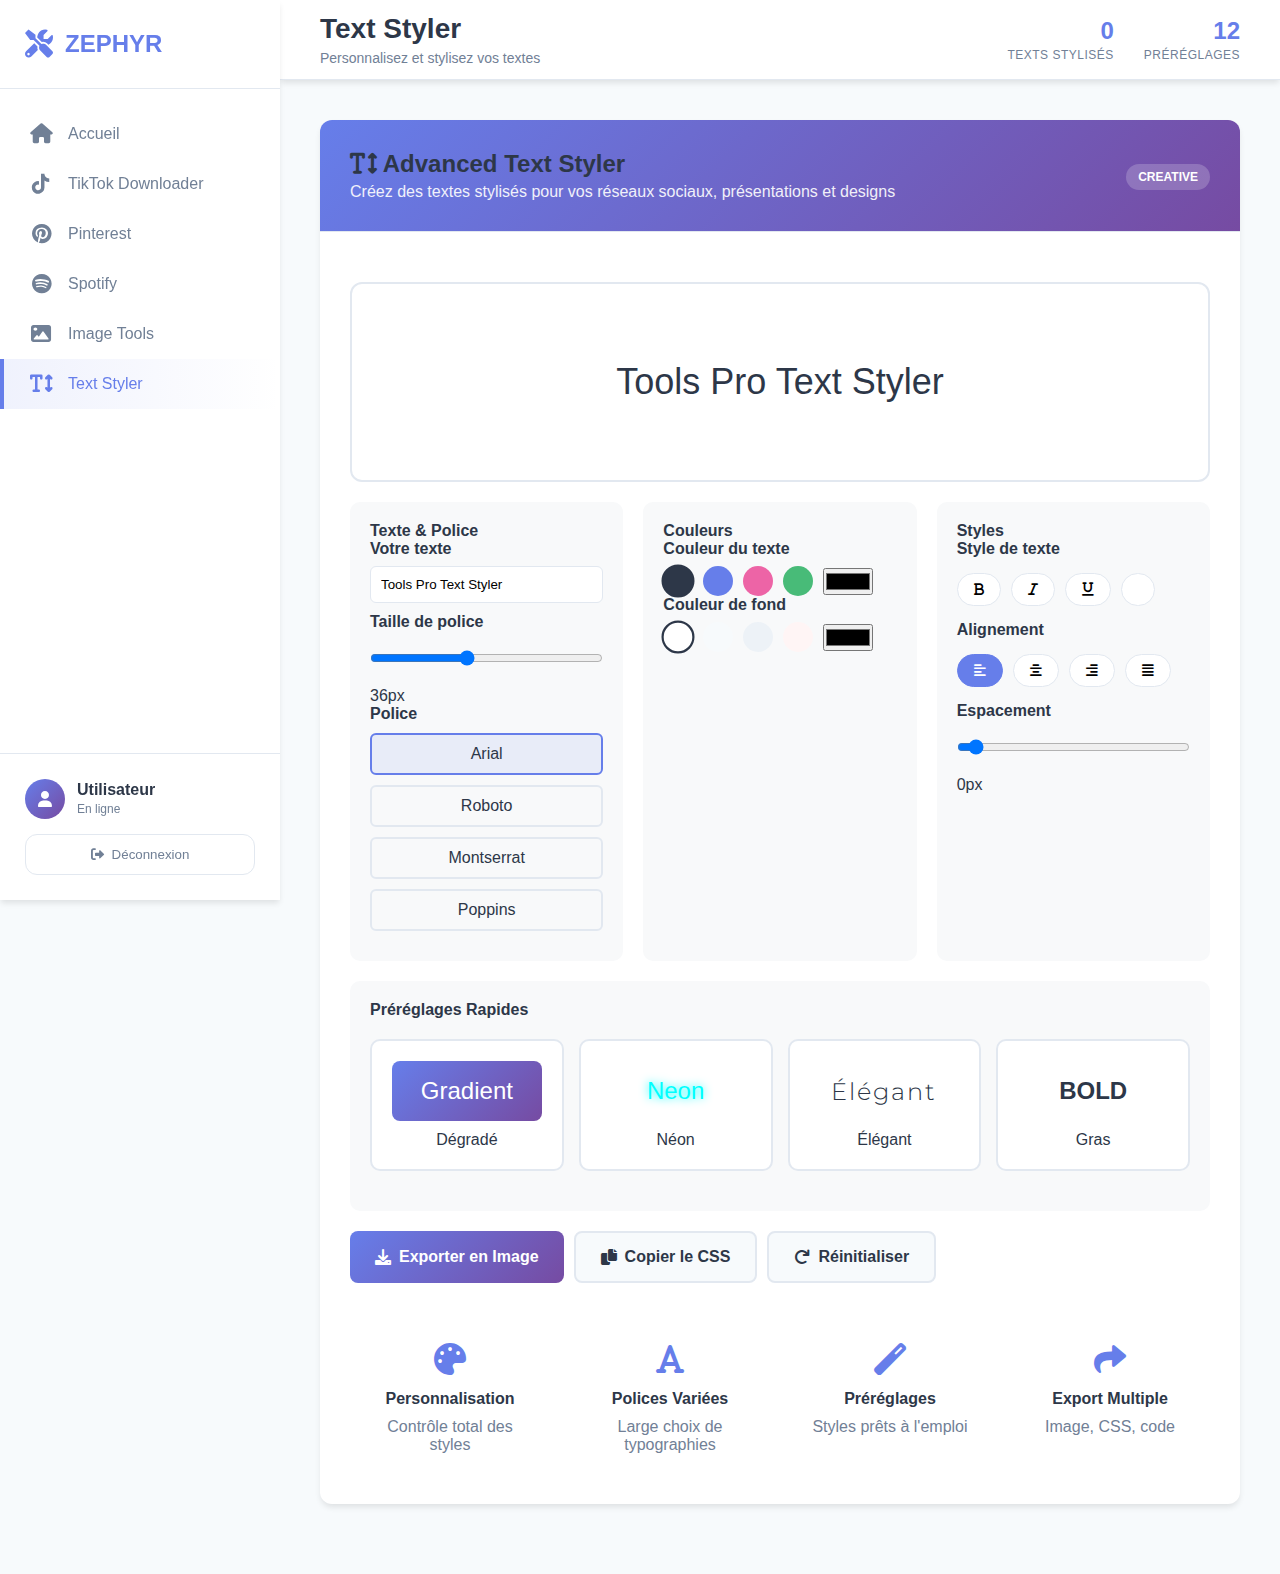
<file: tools/texte.html>
<!DOCTYPE html>
<html lang="fr">
<head>
    <meta charset="UTF-8">
    <meta name="viewport" content="width=device-width, initial-scale=1.0">
    <title>Text Styler - Tools Pro</title>
    <link rel="stylesheet" href="../css/dashboard.css">
    <link href="https://cdnjs.cloudflare.com/ajax/libs/font-awesome/6.0.0/css/all.min.css" rel="stylesheet">
    <link href="https://fonts.googleapis.com/css2?family=Roboto:wght@300;400;500;700;900&display=swap" rel="stylesheet">
    <link href="https://fonts.googleapis.com/css2?family=Montserrat:wght@300;400;500;600;700;800&display=swap" rel="stylesheet">
    <link href="https://fonts.googleapis.com/css2?family=Poppins:wght@300;400;500;600;700;800&display=swap" rel="stylesheet">
    <style>
        .text-preview {
            background: white;
            border: 2px solid #e2e8f0;
            border-radius: 12px;
            padding: 40px;
            margin: 20px 0;
            text-align: center;
            min-height: 200px;
            display: flex;
            align-items: center;
            justify-content: center;
            transition: all 0.3s;
        }
        
        .style-controls {
            display: grid;
            grid-template-columns: repeat(auto-fit, minmax(200px, 1fr));
            gap: 20px;
            margin: 20px 0;
        }
        
        .control-group {
            background: #f8f9fa;
            padding: 20px;
            border-radius: 10px;
        }
        
        .control-label {
            display: block;
            margin-bottom: 8px;
            font-weight: 600;
            color: var(--text);
        }
        
        .control-input {
            width: 100%;
            padding: 10px;
            border: 1px solid #e2e8f0;
            border-radius: 6px;
            margin-bottom: 10px;
        }
        
        .color-picker {
            display: flex;
            gap: 10px;
            align-items: center;
        }
        
        .color-option {
            width: 30px;
            height: 30px;
            border-radius: 50%;
            cursor: pointer;
            border: 2px solid transparent;
        }
        
        .color-option.selected {
            border-color: #2d3748;
            transform: scale(1.1);
        }
        
        .font-options {
            display: grid;
            grid-template-columns: repeat(auto-fit, minmax(120px, 1fr));
            gap: 10px;
            margin: 10px 0;
        }
        
        .font-option {
            padding: 10px;
            border: 2px solid #e2e8f0;
            border-radius: 6px;
            text-align: center;
            cursor: pointer;
            transition: all 0.3s;
        }
        
        .font-option.selected {
            border-color: var(--primary);
            background: rgba(102, 126, 234, 0.1);
        }
        
        .text-styles {
            display: flex;
            gap: 10px;
            flex-wrap: wrap;
            margin: 15px 0;
        }
        
        .style-btn {
            padding: 8px 16px;
            border: 1px solid #e2e8f0;
            border-radius: 20px;
            background: white;
            cursor: pointer;
            transition: all 0.3s;
        }
        
        .style-btn.active {
            background: var(--primary);
            color: white;
            border-color: var(--primary);
        }
        
        .export-options {
            display: flex;
            gap: 10px;
            margin: 20px 0;
            flex-wrap: wrap;
        }
        
        .style-presets {
            display: grid;
            grid-template-columns: repeat(auto-fit, minmax(150px, 1fr));
            gap: 15px;
            margin: 20px 0;
        }
        
        .preset-card {
            background: white;
            border: 2px solid #e2e8f0;
            border-radius: 10px;
            padding: 20px;
            text-align: center;
            cursor: pointer;
            transition: all 0.3s;
        }
        
        .preset-card:hover {
            border-color: var(--primary);
            transform: translateY(-2px);
        }
        
        .preset-preview {
            font-size: 24px;
            margin-bottom: 10px;
            min-height: 60px;
            display: flex;
            align-items: center;
            justify-content: center;
        }
    </style>
</head>
<body>
    <div class="sidebar">
        <div class="sidebar-header">
            <div class="logo">
                <i class="fas fa-tools"></i>
                <span>ZEPHYR</span>
            </div>
        </div>

        <nav class="sidebar-nav">
            <a href="../dashboard.html" class="nav-item">
                <i class="fas fa-home"></i>
                <span>Accueil</span>
            </a>
            <a href="tiktok.html" class="nav-item">
                <i class="fab fa-tiktok"></i>
                <span>TikTok Downloader</span>
            </a>
            <a href="pinterest.html" class="nav-item">
                <i class="fab fa-pinterest"></i>
                <span>Pinterest</span>
            </a>
            <a href="spotify.html" class="nav-item">
                <i class="fab fa-spotify"></i>
                <span>Spotify</span>
            </a>
            <a href="image.html" class="nav-item">
                <i class="fas fa-image"></i>
                <span>Image Tools</span>
            </a>
            <a href="texte.html" class="nav-item active">
                <i class="fas fa-text-height"></i>
                <span>Text Styler</span>
            </a>
        </nav>

        <div class="sidebar-footer">
            <div class="user-info">
                <div class="user-avatar">
                    <i class="fas fa-user"></i>
                </div>
                <div class="user-details">
                    <span class="username" id="usernameDisplay">Utilisateur</span>
                    <span class="user-status">En ligne</span>
                </div>
            </div>
            <button class="logout-btn" onclick="logout()">
                <i class="fas fa-sign-out-alt"></i>
                Déconnexion
            </button>
        </div>
    </div>

    <div class="main-content">
        <header class="top-header">
            <div class="header-left">
                <h1>Text Styler</h1>
                <p>Personnalisez et stylisez vos textes</p>
            </div>
            <div class="header-right">
                <div class="stats">
                    <div class="stat-item">
                        <span class="stat-number" id="textsStyled">0</span>
                        <span class="stat-label">Texts stylisés</span>
                    </div>
                    <div class="stat-item">
                        <span class="stat-number" id="stylePresets">12</span>
                        <span class="stat-label">Préréglages</span>
                    </div>
                </div>
            </div>
        </header>

        <div class="dashboard-content">
            <div class="tool-container">
                <div class="tool-header">
                    <div class="tool-info">
                        <h2><i class="fas fa-text-height"></i> Advanced Text Styler</h2>
                        <p>Créez des textes stylisés pour vos réseaux sociaux, présentations et designs</p>
                    </div>
                    <div class="tool-badge">
                        <span class="badge premium">CREATIVE</span>
                    </div>
                </div>

                <div class="tool-content">
                    <!-- Aperçu du texte -->
                    <div class="text-preview" id="textPreview">
                        Votre texte stylisé apparaîtra ici
                    </div>

                    <!-- Contrôles de style -->
                    <div class="style-controls">
                        <!-- Texte et police -->
                        <div class="control-group">
                            <h4>Texte & Police</h4>
                            <label class="control-label">Votre texte</label>
                            <input type="text" id="textInput" class="control-input" 
                                   placeholder="Entrez votre texte ici" 
                                   value="Tools Pro Text Styler"
                                   oninput="updateTextPreview()">
                            
                            <label class="control-label">Taille de police</label>
                            <input type="range" id="fontSize" class="control-input" 
                                   min="12" max="72" value="36" 
                                   oninput="updateTextPreview()">
                            <span id="fontSizeValue">36px</span>
                            
                            <label class="control-label">Police</label>
                            <div class="font-options">
                                <div class="font-option selected" data-font="Arial" onclick="selectFont(this)">
                                    Arial
                                </div>
                                <div class="font-option" data-font="Roboto" onclick="selectFont(this)">
                                    Roboto
                                </div>
                                <div class="font-option" data-font="Montserrat" onclick="selectFont(this)">
                                    Montserrat
                                </div>
                                <div class="font-option" data-font="Poppins" onclick="selectFont(this)">
                                    Poppins
                                </div>
                            </div>
                        </div>

                        <!-- Couleurs -->
                        <div class="control-group">
                            <h4>Couleurs</h4>
                            <label class="control-label">Couleur du texte</label>
                            <div class="color-picker">
                                <div class="color-option selected" style="background: #2d3748;" data-color="#2d3748" onclick="selectColor(this, 'text')"></div>
                                <div class="color-option" style="background: #667eea;" data-color="#667eea" onclick="selectColor(this, 'text')"></div>
                                <div class="color-option" style="background: #ed64a6;" data-color="#ed64a6" onclick="selectColor(this, 'text')"></div>
                                <div class="color-option" style="background: #48bb78;" data-color="#48bb78" onclick="selectColor(this, 'text')"></div>
                                <input type="color" id="textColorPicker" onchange="customColor(this.value, 'text')">
                            </div>
                            
                            <label class="control-label">Couleur de fond</label>
                            <div class="color-picker">
                                <div class="color-option selected" style="background: #ffffff;" data-color="#ffffff" onclick="selectColor(this, 'bg')"></div>
                                <div class="color-option" style="background: #f7fafc;" data-color="#f7fafc" onclick="selectColor(this, 'bg')"></div>
                                <div class="color-option" style="background: #edf2f7;" data-color="#edf2f7" onclick="selectColor(this, 'bg')"></div>
                                <div class="color-option" style="background: #fff5f5;" data-color="#fff5f5" onclick="selectColor(this, 'bg')"></div>
                                <input type="color" id="bgColorPicker" onchange="customColor(this.value, 'bg')">
                            </div>
                        </div>

                        <!-- Styles de texte -->
                        <div class="control-group">
                            <h4>Styles</h4>
                            <label class="control-label">Style de texte</label>
                            <div class="text-styles">
                                <button class="style-btn" data-style="bold" onclick="toggleStyle('bold')">
                                    <i class="fas fa-bold"></i>
                                </button>
                                <button class="style-btn" data-style="italic" onclick="toggleStyle('italic')">
                                    <i class="fas fa-italic"></i>
                                </button>
                                <button class="style-btn" data-style="underline" onclick="toggleStyle('underline')">
                                    <i class="fas fa-underline"></i>
                                </button>
                                <button class="style-btn" data-style="shadow" onclick="toggleStyle('shadow')">
                                    <i class="fas fa-shadow"></i>
                                </button>
                            </div>
                            
                            <label class="control-label">Alignement</label>
                            <div class="text-styles">
                                <button class="style-btn active" data-align="left" onclick="setAlignment('left')">
                                    <i class="fas fa-align-left"></i>
                                </button>
                                <button class="style-btn" data-align="center" onclick="setAlignment('center')">
                                    <i class="fas fa-align-center"></i>
                                </button>
                                <button class="style-btn" data-align="right" onclick="setAlignment('right')">
                                    <i class="fas fa-align-right"></i>
                                </button>
                                <button class="style-btn" data-align="justify" onclick="setAlignment('justify')">
                                    <i class="fas fa-align-justify"></i>
                                </button>
                            </div>
                            
                            <label class="control-label">Espacement</label>
                            <input type="range" id="letterSpacing" class="control-input" 
                                   min="0" max="10" value="0" step="0.1"
                                   oninput="updateTextPreview()">
                            <span id="spacingValue">0px</span>
                        </div>
                    </div>

                    <!-- Préréglages -->
                    <div class="control-group">
                        <h4>Préréglages Rapides</h4>
                        <div class="style-presets">
                            <div class="preset-card" onclick="applyPreset('gradient')">
                                <div class="preset-preview" style="background: linear-gradient(135deg, #667eea, #764ba2); color: white; border-radius: 8px;">
                                    Gradient
                                </div>
                                <span>Dégradé</span>
                            </div>
                            <div class="preset-card" onclick="applyPreset('neon')">
                                <div class="preset-preview" style="color: #00ffff; text-shadow: 0 0 10px #00ffff;">
                                    Neon
                                </div>
                                <span>Néon</span>
                            </div>
                            <div class="preset-card" onclick="applyPreset('elegant')">
                                <div class="preset-preview" style="font-family: 'Montserrat'; font-weight: 300; letter-spacing: 2px;">
                                    Élégant
                                </div>
                                <span>Élégant</span>
                            </div>
                            <div class="preset-card" onclick="applyPreset('bold')">
                                <div class="preset-preview" style="font-weight: 900; color: #2d3748;">
                                    BOLD
                                </div>
                                <span>Gras</span>
                            </div>
                        </div>
                    </div>

                    <!-- Options d'export -->
                    <div class="export-options">
                        <button onclick="exportAsImage()" class="tool-btn primary">
                            <i class="fas fa-download"></i>
                            Exporter en Image
                        </button>
                        <button onclick="copyStyles()" class="tool-btn secondary">
                            <i class="fas fa-copy"></i>
                            Copier le CSS
                        </button>
                        <button onclick="resetStyles()" class="tool-btn secondary">
                            <i class="fas fa-redo"></i>
                            Réinitialiser
                        </button>
                    </div>

                    <div class="features-grid">
                        <div class="feature-item">
                            <i class="fas fa-palette"></i>
                            <h4>Personnalisation</h4>
                            <p>Contrôle total des styles</p>
                        </div>
                        <div class="feature-item">
                            <i class="fas fa-font"></i>
                            <h4>Polices Variées</h4>
                            <p>Large choix de typographies</p>
                        </div>
                        <div class="feature-item">
                            <i class="fas fa-magic"></i>
                            <h4>Préréglages</h4>
                            <p>Styles prêts à l'emploi</p>
                        </div>
                        <div class="feature-item">
                            <i class="fas fa-share"></i>
                            <h4>Export Multiple</h4>
                            <p>Image, CSS, code</p>
                        </div>
                    </div>
                </div>
            </div>
        </div>
    </div>

    <script>
        let currentStyles = {
            fontFamily: 'Arial',
            fontSize: '36px',
            color: '#2d3748',
            backgroundColor: '#ffffff',
            fontWeight: 'normal',
            fontStyle: 'normal',
            textDecoration: 'none',
            textShadow: 'none',
            textAlign: 'left',
            letterSpacing: '0px'
        };

        function updateTextPreview() {
            const preview = document.getElementById('textPreview');
            const textInput = document.getElementById('textInput').value;
            const fontSize = document.getElementById('fontSize').value;
            
            document.getElementById('fontSizeValue').textContent = fontSize + 'px';
            document.getElementById('spacingValue').textContent = currentStyles.letterSpacing;
            
            currentStyles.fontSize = fontSize + 'px';
            preview.textContent = textInput || 'Votre texte stylisé apparaîtra ici';
            
            // Appliquer tous les styles
            preview.style.fontFamily = currentStyles.fontFamily;
            preview.style.fontSize = currentStyles.fontSize;
            preview.style.color = currentStyles.color;
            preview.style.backgroundColor = currentStyles.backgroundColor;
            preview.style.fontWeight = currentStyles.fontWeight;
            preview.style.fontStyle = currentStyles.fontStyle;
            preview.style.textDecoration = currentStyles.textDecoration;
            preview.style.textShadow = currentStyles.textShadow;
            preview.style.textAlign = currentStyles.textAlign;
            preview.style.letterSpacing = currentStyles.letterSpacing;
        }

        function selectFont(element) {
            document.querySelectorAll('.font-option').forEach(opt => {
                opt.classList.remove('selected');
            });
            element.classList.add('selected');
            currentStyles.fontFamily = element.getAttribute('data-font');
            updateTextPreview();
        }

        function selectColor(element, type) {
            document.querySelectorAll('.color-option').forEach(opt => {
                opt.classList.remove('selected');
            });
            element.classList.add('selected');
            
            const color = element.getAttribute('data-color');
            if (type === 'text') {
                currentStyles.color = color;
            } else {
                currentStyles.backgroundColor = color;
            }
            updateTextPreview();
        }

        function customColor(color, type) {
            if (type === 'text') {
                currentStyles.color = color;
            } else {
                currentStyles.backgroundColor = color;
            }
            updateTextPreview();
        }

        function toggleStyle(style) {
            const button = document.querySelector(`[data-style="${style}"]`);
            button.classList.toggle('active');
            
            switch(style) {
                case 'bold':
                    currentStyles.fontWeight = currentStyles.fontWeight === 'bold' ? 'normal' : 'bold';
                    break;
                case 'italic':
                    currentStyles.fontStyle = currentStyles.fontStyle === 'italic' ? 'normal' : 'italic';
                    break;
                case 'underline':
                    currentStyles.textDecoration = currentStyles.textDecoration === 'underline' ? 'none' : 'underline';
                    break;
                case 'shadow':
                    currentStyles.textShadow = currentStyles.textShadow === 'none' ? '2px 2px 4px rgba(0,0,0,0.3)' : 'none';
                    break;
            }
            updateTextPreview();
        }

        function setAlignment(align) {
            document.querySelectorAll('[data-align]').forEach(btn => {
                btn.classList.remove('active');
            });
            document.querySelector(`[data-align="${align}"]`).classList.add('active');
            currentStyles.textAlign = align;
            updateTextPreview();
        }

        function applyPreset(preset) {
            switch(preset) {
                case 'gradient':
                    currentStyles.color = 'white';
                    currentStyles.backgroundColor = 'linear-gradient(135deg, #667eea, #764ba2)';
                    currentStyles.fontWeight = 'bold';
                    currentStyles.textShadow = '2px 2px 4px rgba(0,0,0,0.3)';
                    break;
                case 'neon':
                    currentStyles.color = '#00ffff';
                    currentStyles.backgroundColor = '#000000';
                    currentStyles.textShadow = '0 0 10px #00ffff, 0 0 20px #00ffff';
                    break;
                case 'elegant':
                    currentStyles.fontFamily = 'Montserrat';
                    currentStyles.fontWeight = '300';
                    currentStyles.letterSpacing = '2px';
                    currentStyles.color = '#2d3748';
                    break;
                case 'bold':
                    currentStyles.fontWeight = '900';
                    currentStyles.color = '#2d3748';
                    currentStyles.fontSize = '42px';
                    break;
            }
            updateTextPreview();
        }

        function exportAsImage() {
            alert('Fonctionnalité d\'export image bientôt disponible!');
            // Implémentation future avec html2canvas
        }

        function copyStyles() {
            const css = `
font-family: ${currentStyles.fontFamily};
font-size: ${currentStyles.fontSize};
color: ${currentStyles.color};
background-color: ${currentStyles.backgroundColor};
font-weight: ${currentStyles.fontWeight};
font-style: ${currentStyles.fontStyle};
text-decoration: ${currentStyles.textDecoration};
text-shadow: ${currentStyles.textShadow};
text-align: ${currentStyles.textAlign};
letter-spacing: ${currentStyles.letterSpacing};
            `.trim();
            
            navigator.clipboard.writeText(css).then(() => {
                alert('CSS copié dans le presse-papier!');
            });
        }

        function resetStyles() {
            currentStyles = {
                fontFamily: 'Arial',
                fontSize: '36px',
                color: '#2d3748',
                backgroundColor: '#ffffff',
                fontWeight: 'normal',
                fontStyle: 'normal',
                textDecoration: 'none',
                textShadow: 'none',
                textAlign: 'left',
                letterSpacing: '0px'
            };
            
            document.getElementById('fontSize').value = 36;
            document.getElementById('textInput').value = 'Tools Pro Text Styler';
            updateTextPreview();
        }

        // Initialisation
        document.addEventListener('DOMContentLoaded', function() {
            updateTextPreview();
            const styled = localStorage.getItem('textsStyled') || '0';
            document.getElementById('textsStyled').textContent = styled;
        });
    </script>
</body>
</html>
</file>
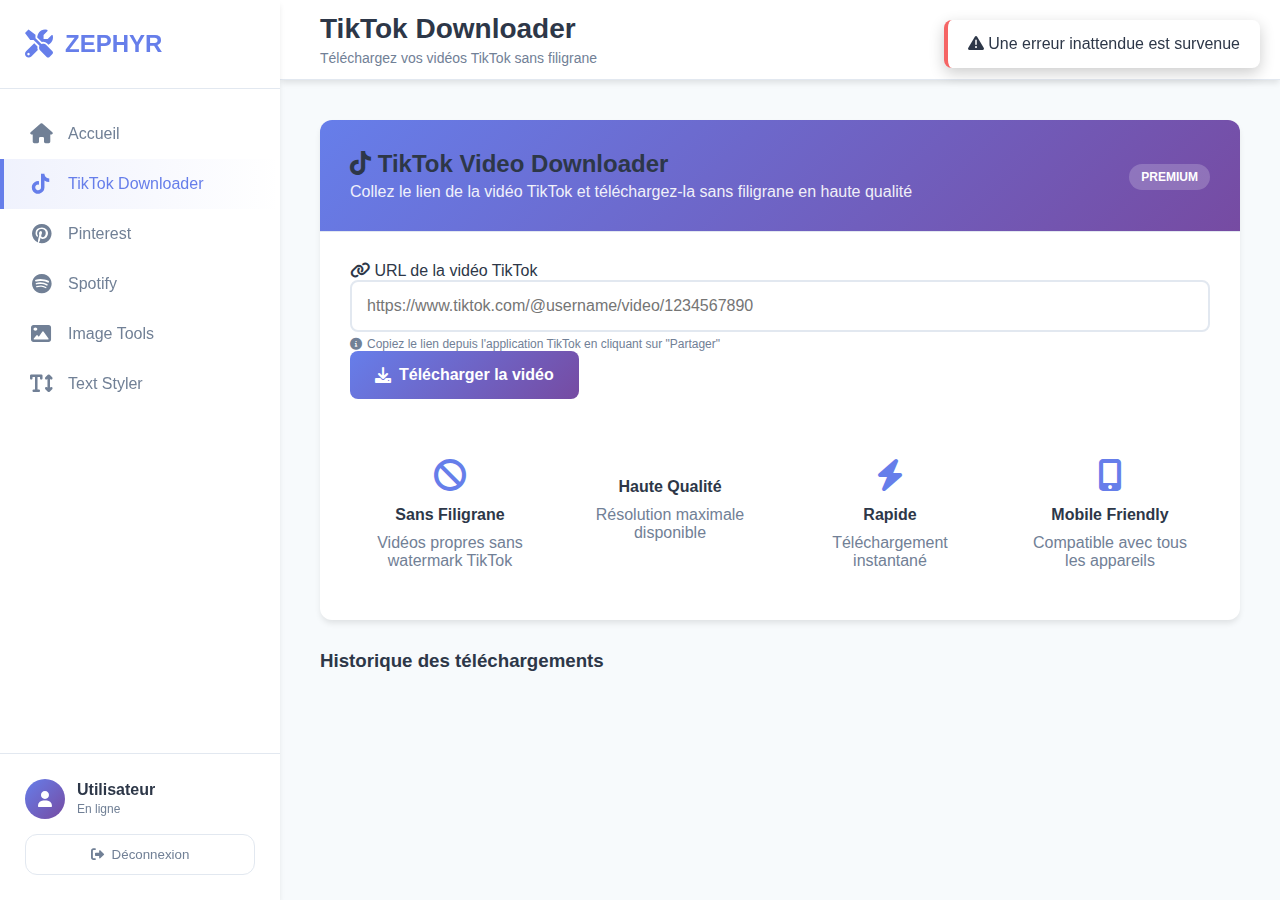
<file: tools/tiktok.html>
<!DOCTYPE html>
<html lang="fr">
<head>
    <meta charset="UTF-8">
    <meta name="viewport" content="width=device-width, initial-scale=1.0">
    <title>TikTok Downloader - Tools Pro</title>
    <link rel="stylesheet" href="../css/dashboard.css">
    <link href="https://cdnjs.cloudflare.com/ajax/libs/font-awesome/6.0.0/css/all.min.css" rel="stylesheet">
</head>
<body>
    <!-- Sidebar -->
    <div class="sidebar">
        <div class="sidebar-header">
            <div class="logo">
                <i class="fas fa-tools"></i>
                <span>ZEPHYR</span>
            </div>
        </div>

        <nav class="sidebar-nav">
            <a href="../dashboard.html" class="nav-item">
                <i class="fas fa-home"></i>
                <span>Accueil</span>
            </a>
            <a href="tiktok.html" class="nav-item active">
                <i class="fab fa-tiktok"></i>
                <span>TikTok Downloader</span>
            </a>
            <a href="pinterest.html" class="nav-item">
                <i class="fab fa-pinterest"></i>
                <span>Pinterest</span>
            </a>
            <a href="spotify.html" class="nav-item">
                <i class="fab fa-spotify"></i>
                <span>Spotify</span>
            </a>
            <a href="image.html" class="nav-item">
                <i class="fas fa-image"></i>
                <span>Image Tools</span>
            </a>
            <a href="texte.html" class="nav-item">
                <i class="fas fa-text-height"></i>
                <span>Text Styler</span>
            </a>
        </nav>

        <div class="sidebar-footer">
            <div class="user-info">
                <div class="user-avatar">
                    <i class="fas fa-user"></i>
                </div>
                <div class="user-details">
                    <span class="username" id="usernameDisplay">Utilisateur</span>
                    <span class="user-status">En ligne</span>
                </div>
            </div>
            <button class="logout-btn" onclick="logout()">
                <i class="fas fa-sign-out-alt"></i>
                Déconnexion
            </button>
        </div>
    </div>

    <!-- Main Content -->
    <div class="main-content">
        <header class="top-header">
            <div class="header-left">
                <h1>TikTok Downloader</h1>
                <p>Téléchargez vos vidéos TikTok sans filigrane</p>
            </div>
            <div class="header-right">
                <div class="stats">
                    <div class="stat-item">
                        <span class="stat-number" id="tiktokDownloads">0</span>
                        <span class="stat-label">Téléchargements</span>
                    </div>
                    <div class="stat-item">
                        <span class="stat-number" id="successRate">98%</span>
                        <span class="stat-label">Taux de réussite</span>
                    </div>
                </div>
            </div>
        </header>

        <div class="dashboard-content">
            <!-- Outil TikTok -->
            <div class="tool-container">
                <div class="tool-header">
                    <div class="tool-info">
                        <h2><i class="fab fa-tiktok"></i> TikTok Video Downloader</h2>
                        <p>Collez le lien de la vidéo TikTok et téléchargez-la sans filigrane en haute qualité</p>
                    </div>
                    <div class="tool-badge">
                        <span class="badge premium">PREMIUM</span>
                    </div>
                </div>

                <div class="tool-content">
                    <div class="input-section">
                        <div class="input-group">
                            <label for="tiktokUrl">
                                <i class="fas fa-link"></i>
                                URL de la vidéo TikTok
                            </label>
                            <input type="url" id="tiktokUrl" 
                                   placeholder="https://www.tiktok.com/@username/video/1234567890" 
                                   class="tool-input">
                            <div class="input-hint">
                                <i class="fas fa-info-circle"></i>
                                Copiez le lien depuis l'application TikTok en cliquant sur "Partager"
                            </div>
                        </div>

                        <button onclick="downloadTikTok()" class="tool-btn primary">
                            <i class="fas fa-download"></i>
                            Télécharger la vidéo
                        </button>
                    </div>

                    <div class="result-section">
                        <div id="tiktokResult" class="result" style="display: none;">
                            <div class="result-header">
                                <h4>Résultat du téléchargement</h4>
                                <button onclick="clearResult()" class="clear-btn">
                                    <i class="fas fa-times"></i>
                                </button>
                            </div>
                            <div class="result-content" id="tiktokResultContent">
                                <!-- Le contenu sera injecté ici -->
                            </div>
                        </div>
                    </div>

                    <div class="features-grid">
                        <div class="feature-item">
                            <i class="fas fa-ban"></i>
                            <h4>Sans Filigrane</h4>
                            <p>Vidéos propres sans watermark TikTok</p>
                        </div>
                        <div class="feature-item">
                            <i class="fas fa-hd-video"></i>
                            <h4>Haute Qualité</h4>
                            <p>Résolution maximale disponible</p>
                        </div>
                        <div class="feature-item">
                            <i class="fas fa-bolt"></i>
                            <h4>Rapide</h4>
                            <p>Téléchargement instantané</p>
                        </div>
                        <div class="feature-item">
                            <i class="fas fa-mobile-alt"></i>
                            <h4>Mobile Friendly</h4>
                            <p>Compatible avec tous les appareils</p>
                        </div>
                    </div>
                </div>
            </div>

            <!-- Historique des téléchargements -->
            <div class="history-section">
                <h3>Historique des téléchargements</h3>
                <div class="history-list" id="tiktokHistory">
                    <!-- L'historique sera chargé ici -->
                </div>
            </div>
        </div>
    </div>

    <script src="../js/tools.js"></script>
    <script>
        // Fonctions spécifiques à TikTok
        async function downloadTikTok() {
            const url = document.getElementById('tiktokUrl').value;
            const result = document.getElementById('tiktokResult');
            const resultContent = document.getElementById('tiktokResultContent');

            if (!url) {
                showToolMessage('Veuillez entrer une URL TikTok', 'error');
                return;
            }

            if (!url.includes('tiktok.com')) {
                showToolMessage('URL TikTok invalide', 'error');
                return;
            }

            showToolMessage('Téléchargement en cours...', 'loading');
            result.style.display = 'block';

            try {
                const apiUrl = `https://delirius-apiofc.vercel.app/download/tiktok?url=${encodeURIComponent(url)}`;
                const response = await fetch(apiUrl);
                const data = await response.json();

                if (data.video) {
                    resultContent.innerHTML = `
                        <div class="success-message">
                            <i class="fas fa-check-circle"></i>
                            <h4>Vidéo téléchargée avec succès!</h4>
                        </div>
                        <div class="video-preview">
                            <video controls width="100%" style="max-width: 400px; border-radius: 10px;">
                                <source src="${data.video}" type="video/mp4">
                                Votre navigateur ne supporte pas la lecture vidéo.
                            </video>
                        </div>
                        <div class="download-actions">
                            <a href="${data.video}" class="download-btn primary" download="tiktok_video.mp4">
                                <i class="fas fa-download"></i>
                                Télécharger la vidéo
                            </a>
                            <button onclick="copyToClipboard('${data.video}')" class="download-btn secondary">
                                <i class="fas fa-copy"></i>
                                Copier le lien
                            </button>
                        </div>
                    `;
                    
                    // Sauvegarder dans l'historique
                    saveToHistory('TikTok', url, data.video);
                    updateDownloadStats();
                    
                } else {
                    resultContent.innerHTML = `
                        <div class="error-message">
                            <i class="fas fa-exclamation-triangle"></i>
                            <h4>Erreur lors du téléchargement</h4>
                            <p>Impossible de récupérer la vidéo. Vérifiez l'URL et réessayez.</p>
                        </div>
                    `;
                }
            } catch (error) {
                resultContent.innerHTML = `
                    <div class="error-message">
                        <i class="fas fa-exclamation-triangle"></i>
                        <h4>Erreur de connexion</h4>
                        <p>${error.message}</p>
                    </div>
                `;
            }
        }

        function showToolMessage(message, type) {
            // Implémentation simplifiée pour les messages
            alert(message);
        }

        function updateDownloadStats() {
            const downloads = parseInt(localStorage.getItem('tiktokDownloads') || '0') + 1;
            localStorage.setItem('tiktokDownloads', downloads.toString());
            document.getElementById('tiktokDownloads').textContent = downloads;
        }

        // Charger les statistiques au démarrage
        document.addEventListener('DOMContentLoaded', function() {
            const downloads = localStorage.getItem('tiktokDownloads') || '0';
            document.getElementById('tiktokDownloads').textContent = downloads;
            loadTikTokHistory();
        });
    </script>
</body>
</html>
</file>
<file: css/style.css>
* {
    margin: 0;
    padding: 0;
    box-sizing: border-box;
}

:root {
    --primary: #667eea;
    --primary-dark: #5a6fd8;
    --secondary: #764ba2;
    --accent: #f093fb;
    --text: #2d3748;
    --text-light: #718096;
    --background: #f7fafc;
    --white: #ffffff;
    --shadow: 0 10px 25px rgba(0,0,0,0.1);
    --radius: 12px;
}

body {
    font-family: 'Inter', 'Segoe UI', sans-serif;
    line-height: 1.6;
    color: var(--text);
    background: var(--background);
}

/* Navigation */
.navbar {
    background: var(--white);
    box-shadow: var(--shadow);
    position: fixed;
    width: 100%;
    top: 0;
    z-index: 1000;
}

.nav-container {
    max-width: 1200px;
    margin: 0 auto;
    padding: 0 20px;
    display: flex;
    justify-content: space-between;
    align-items: center;
    height: 70px;
}

.nav-logo {
    display: flex;
    align-items: center;
    gap: 10px;
    font-size: 24px;
    font-weight: 700;
    color: var(--primary);
}

.nav-logo i {
    font-size: 28px;
}

.nav-menu {
    display: flex;
    align-items: center;
    gap: 30px;
}

.nav-link {
    text-decoration: none;
    color: var(--text);
    font-weight: 500;
    transition: color 0.3s;
}

.nav-link:hover {
    color: var(--primary);
}

.login-btn {
    background: var(--primary);
    color: var(--white) !important;
    padding: 10px 20px;
    border-radius: 8px;
    transition: background 0.3s;
}

.login-btn:hover {
    background: var(--primary-dark);
}

/* Hero Section */
.hero {
    background: linear-gradient(135deg, var(--primary) 0%, var(--secondary) 100%);
    color: var(--white);
    padding: 120px 0 80px;
    margin-top: 70px;
}

.hero-container {
    max-width: 1200px;
    margin: 0 auto;
    padding: 0 20px;
    display: grid;
    grid-template-columns: 1fr 1fr;
    gap: 60px;
    align-items: center;
}

.hero-title {
    font-size: 3.5rem;
    font-weight: 700;
    line-height: 1.2;
    margin-bottom: 20px;
}

.highlight {
    background: linear-gradient(45deg, var(--accent), #ffd89b);
    -webkit-background-clip: text;
    -webkit-text-fill-color: transparent;
}

.hero-description {
    font-size: 1.2rem;
    margin-bottom: 30px;
    opacity: 0.9;
}

.hero-buttons {
    display: flex;
    gap: 15px;
}

.btn {
    display: inline-flex;
    align-items: center;
    gap: 8px;
    padding: 12px 24px;
    text-decoration: none;
    border-radius: 8px;
    font-weight: 600;
    transition: all 0.3s;
    border: none;
    cursor: pointer;
}

.btn-primary {
    background: var(--white);
    color: var(--primary);
}

.btn-primary:hover {
    transform: translateY(-2px);
    box-shadow: 0 10px 25px rgba(0,0,0,0.2);
}

.btn-secondary {
    background: transparent;
    color: var(--white);
    border: 2px solid var(--white);
}

.btn-secondary:hover {
    background: var(--white);
    color: var(--primary);
}

/* Tool Cards Preview */
.tool-cards-preview {
    display: grid;
    grid-template-columns: 1fr 1fr;
    gap: 20px;
}

.preview-card {
    background: rgba(255,255,255,0.1);
    backdrop-filter: blur(10px);
    padding: 20px;
    border-radius: var(--radius);
    text-align: center;
    animation: float 3s ease-in-out infinite;
    animation-delay: var(--delay);
}

@keyframes float {
    0%, 100% { transform: translateY(0); }
    50% { transform: translateY(-10px); }
}

.preview-card i {
    font-size: 2rem;
    margin-bottom: 10px;
    display: block;
}

/* Features Section */
.features {
    padding: 80px 0;
    background: var(--white);
}

.container {
    max-width: 1200px;
    margin: 0 auto;
    padding: 0 20px;
}

.section-title {
    text-align: center;
    font-size: 2.5rem;
    margin-bottom: 50px;
    color: var(--text);
}

.features-grid {
    display: grid;
    grid-template-columns: repeat(auto-fit, minmax(250px, 1fr));
    gap: 30px;
}

.feature-card {
    background: var(--white);
    padding: 30px;
    border-radius: var(--radius);
    box-shadow: var(--shadow);
    text-align: center;
    transition: transform 0.3s;
}

.feature-card:hover {
    transform: translateY(-5px);
}

.feature-icon {
    width: 70px;
    height: 70px;
    background: linear-gradient(135deg, var(--primary), var(--secondary));
    border-radius: 50%;
    display: flex;
    align-items: center;
    justify-content: center;
    margin: 0 auto 20px;
}

.feature-icon i {
    font-size: 1.5rem;
    color: var(--white);
}

.feature-card h3 {
    margin-bottom: 15px;
    color: var(--text);
}

.feature-card p {
    color: var(--text-light);
}

/* CTA Section */
.cta {
    background: linear-gradient(135deg, var(--primary), var(--secondary));
    color: var(--white);
    padding: 80px 0;
    text-align: center;
}

.cta h2 {
    font-size: 2.5rem;
    margin-bottom: 20px;
}

.cta p {
    font-size: 1.2rem;
    margin-bottom: 30px;
    opacity: 0.9;
}

.btn-large {
    padding: 15px 30px;
    font-size: 1.1rem;
}

/* Login Page Styles */
.login-body {
    background: linear-gradient(135deg, var(--primary) 0%, var(--secondary) 100%);
    display: flex;
    align-items: center;
    justify-content: center;
    min-height: 100vh;
    padding: 20px;
}

.login-container {
    width: 100%;
    max-width: 400px;
}

.login-header {
    text-align: center;
    margin-bottom: 30px;
}

.back-home {
    color: var(--white);
    text-decoration: none;
    display: inline-flex;
    align-items: center;
    gap: 5px;
    margin-bottom: 20px;
    opacity: 0.8;
}

.back-home:hover {
    opacity: 1;
}

.login-header .logo {
    color: var(--white);
    font-size: 2rem;
    font-weight: 700;
}

.login-card {
    background: var(--white);
    padding: 40px;
    border-radius: var(--radius);
    box-shadow: var(--shadow);
}

.login-welcome {
    text-align: center;
    margin-bottom: 30px;
}

.login-welcome h1 {
    color: var(--text);
    margin-bottom: 10px;
}

.login-welcome p {
    color: var(--text-light);
}

.login-form {
    display: flex;
    flex-direction: column;
    gap: 20px;
}

.input-group label {
    display: flex;
    align-items: center;
    gap: 8px;
    margin-bottom: 5px;
    color: var(--text);
    font-weight: 500;
}

.input-group input {
    width: 100%;
    padding: 12px 15px;
    border: 2px solid #e2e8f0;
    border-radius: 8px;
    font-size: 16px;
    transition: border-color 0.3s;
}

.input-group input:focus {
    outline: none;
    border-color: var(--primary);
}

.login-btn {
    background: linear-gradient(135deg, var(--primary), var(--secondary));
    color: var(--white);
    padding: 12px;
    border: none;
    border-radius: 8px;
    font-size: 16px;
    font-weight: 600;
    cursor: pointer;
    transition: transform 0.3s;
    display: flex;
    align-items: center;
    justify-content: center;
    gap: 8px;
}

.login-btn:hover {
    transform: translateY(-2px);
}

.login-footer {
    text-align: center;
    margin-top: 20px;
    padding-top: 20px;
    border-top: 1px solid #e2e8f0;
}

.signup-link {
    color: var(--primary);
    text-decoration: none;
    font-weight: 600;
}

.message {
    margin-top: 15px;
    padding: 12px;
    border-radius: 8px;
    text-align: center;
    display: none;
}

.message.error {
    background: #fed7d7;
    color: #c53030;
    border: 1px solid #feb2b2;
}

.message.success {
    background: #c6f6d5;
    color: #276749;
    border: 1px solid #9ae6b4;
}

/* Responsive */
@media (max-width: 768px) {
    .hero-container {
        grid-template-columns: 1fr;
        text-align: center;
    }
    
    .hero-title {
        font-size: 2.5rem;
    }
    
    .nav-menu {
        display: none;
    }
    
    .features-grid {
        grid-template-columns: 1fr;
    }
}
</file>
<file: css/dashboard.css>
* {
    margin: 0;
    padding: 0;
    box-sizing: border-box;
}

:root {
    --primary: #667eea;
    --primary-dark: #5a6fd8;
    --secondary: #764ba2;
    --sidebar-width: 280px;
    --header-height: 80px;
    --text: #2d3748;
    --text-light: #718096;
    --background: #f7fafc;
    --white: #ffffff;
    --border: #e2e8f0;
    --radius: 12px;
    --shadow: 0 4px 6px -1px rgba(0, 0, 0, 0.1);
}

body {
    font-family: 'Inter', 'Segoe UI', sans-serif;
    background: var(--background);
    color: var(--text);
    display: flex;
    min-height: 100vh;
}

/* Sidebar */
.sidebar {
    width: var(--sidebar-width);
    background: var(--white);
    box-shadow: var(--shadow);
    display: flex;
    flex-direction: column;
    position: fixed;
    height: 100vh;
    left: 0;
    top: 0;
    z-index: 1000;
}

.sidebar-header {
    padding: 30px 25px;
    border-bottom: 1px solid var(--border);
}

.logo {
    display: flex;
    align-items: center;
    gap: 12px;
    font-size: 24px;
    font-weight: 700;
    color: var(--primary);
}

.logo i {
    font-size: 28px;
}

.sidebar-nav {
    flex: 1;
    padding: 20px 0;
}

.nav-item {
    display: flex;
    align-items: center;
    gap: 15px;
    padding: 15px 25px;
    text-decoration: none;
    color: var(--text-light);
    transition: all 0.3s;
    border-left: 4px solid transparent;
}

.nav-item:hover {
    background: var(--background);
    color: var(--primary);
    border-left-color: var(--primary);
}

.nav-item.active {
    background: linear-gradient(90deg, rgba(102, 126, 234, 0.1), transparent);
    color: var(--primary);
    border-left-color: var(--primary);
}

.nav-item i {
    font-size: 20px;
    width: 24px;
    text-align: center;
}

.nav-item span {
    font-weight: 500;
}

.sidebar-footer {
    padding: 25px;
    border-top: 1px solid var(--border);
}

.user-info {
    display: flex;
    align-items: center;
    gap: 12px;
    margin-bottom: 15px;
}

.user-avatar {
    width: 40px;
    height: 40px;
    background: linear-gradient(135deg, var(--primary), var(--secondary));
    border-radius: 50%;
    display: flex;
    align-items: center;
    justify-content: center;
    color: var(--white);
}

.user-details {
    flex: 1;
}

.username {
    display: block;
    font-weight: 600;
    color: var(--text);
}

.user-status {
    font-size: 12px;
    color: var(--text-light);
}

.logout-btn {
    width: 100%;
    padding: 12px;
    background: transparent;
    border: 1px solid var(--border);
    border-radius: var(--radius);
    color: var(--text-light);
    cursor: pointer;
    transition: all 0.3s;
    display: flex;
    align-items: center;
    justify-content: center;
    gap: 8px;
}

.logout-btn:hover {
    background: #fed7d7;
    color: #c53030;
    border-color: #feb2b2;
}

/* Main Content */
.main-content {
    flex: 1;
    margin-left: var(--sidebar-width);
    min-height: 100vh;
}

.top-header {
    background: var(--white);
    padding: 0 40px;
    height: var(--header-height);
    display: flex;
    align-items: center;
    justify-content: space-between;
    box-shadow: var(--shadow);
    border-bottom: 1px solid var(--border);
}

.header-left h1 {
    font-size: 28px;
    font-weight: 700;
    color: var(--text);
    margin-bottom: 5px;
}

.header-left p {
    color: var(--text-light);
    font-size: 14px;
}

.stats {
    display: flex;
    gap: 30px;
}

.stat-item {
    text-align: right;
}

.stat-number {
    display: block;
    font-size: 24px;
    font-weight: 700;
    color: var(--primary);
}

.stat-label {
    font-size: 12px;
    color: var(--text-light);
    text-transform: uppercase;
    letter-spacing: 0.5px;
}

/* Dashboard Content */
.dashboard-content {
    padding: 40px;
}

.dashboard-content h2 {
    font-size: 24px;
    margin-bottom: 30px;
    color: var(--text);
}

.tools-grid {
    display: grid;
    grid-template-columns: repeat(auto-fit, minmax(280px, 1fr));
    gap: 25px;
    margin-bottom: 50px;
}

.tool-card {
    background: var(--white);
    padding: 30px;
    border-radius: var(--radius);
    box-shadow: var(--shadow);
    text-decoration: none;
    color: inherit;
    transition: all 0.3s;
    border: 2px solid transparent;
    position: relative;
    overflow: hidden;
}

.tool-card::before {
    content: '';
    position: absolute;
    top: 0;
    left: 0;
    right: 0;
    height: 4px;
    background: linear-gradient(90deg, var(--primary), var(--secondary));
}

.tool-card:hover {
    transform: translateY(-5px);
    box-shadow: 0 20px 40px rgba(0,0,0,0.15);
    border-color: var(--primary);
}

.tool-icon {
    width: 60px;
    height: 60px;
    border-radius: 12px;
    display: flex;
    align-items: center;
    justify-content: center;
    margin-bottom: 20px;
    color: var(--white);
    font-size: 24px;
}

.tiktok-bg { background: linear-gradient(135deg, #000000, #69C9D0); }
.pinterest-bg { background: linear-gradient(135deg, #BD081C, #E60023); }
.spotify-bg { background: linear-gradient(135deg, #1DB954, #1ED760); }
.image-bg { background: linear-gradient(135deg, #667eea, #764ba2); }
.text-bg { background: linear-gradient(135deg, #f093fb, #f5576c); }

.tool-card h3 {
    font-size: 20px;
    margin-bottom: 10px;
    color: var(--text);
}

.tool-card p {
    color: var(--text-light);
    margin-bottom: 15px;
    line-height: 1.5;
}

.tool-stats {
    display: flex;
    justify-content: space-between;
    align-items: center;
    padding-top: 15px;
    border-top: 1px solid var(--border);
}

.tool-usage {
    font-size: 12px;
    color: var(--text-light);
}

/* Recent Activity */
.recent-activity {
    background: var(--white);
    padding: 30px;
    border-radius: var(--radius);
    box-shadow: var(--shadow);
}

.recent-activity h3 {
    margin-bottom: 20px;
    font-size: 20px;
    color: var(--text);
}

.activity-list {
    display: flex;
    flex-direction: column;
    gap: 15px;
}

.activity-item {
    display: flex;
    align-items: center;
    gap: 15px;
    padding: 15px;
    background: var(--background);
    border-radius: var(--radius);
    transition: background 0.3s;
}

.activity-item:hover {
    background: #edf2f7;
}

.activity-icon {
    width: 40px;
    height: 40px;
    border-radius: 50%;
    display: flex;
    align-items: center;
    justify-content: center;
    color: var(--white);
    font-size: 16px;
}

.activity-icon.tiktok { background: #000000; }
.activity-icon.spotify { background: #1DB954; }

.activity-details {
    flex: 1;
}

.activity-text {
    display: block;
    font-weight: 500;
    color: var(--text);
    margin-bottom: 2px;
}

.activity-time {
    font-size: 12px;
    color: var(--text-light);
}

/* Responsive */
@media (max-width: 1024px) {
    .sidebar {
        transform: translateX(-100%);
        transition: transform 0.3s;
    }
    
    .sidebar.active {
        transform: translateX(0);
    }
    
    .main-content {
        margin-left: 0;
    }
    
    .tools-grid {
        grid-template-columns: repeat(auto-fit, minmax(250px, 1fr));
    }
}

@media (max-width: 768px) {
    .top-header {
        padding: 0 20px;
        flex-direction: column;
        height: auto;
        padding: 20px;
    }
    
    .header-left {
        text-align: center;
        margin-bottom: 15px;
    }
    
    .stats {
        gap: 20px;
    }
    
    .dashboard-content {
        padding: 20px;
    }
    
    .tools-grid {
        grid-template-columns: 1fr;
    }
}
/* Styles supplémentaires pour les outils */
.tool-container {
    background: var(--white);
    border-radius: var(--radius);
    box-shadow: var(--shadow);
    margin-bottom: 30px;
    overflow: hidden;
}

.tool-header {
    padding: 30px;
    border-bottom: 1px solid var(--border);
    display: flex;
    justify-content: space-between;
    align-items: center;
    background: linear-gradient(135deg, var(--primary), var(--secondary));
    color: var(--white);
}

.tool-header h2 {
    margin: 0;
    font-size: 24px;
}

.tool-header p {
    margin: 5px 0 0 0;
    opacity: 0.9;
}

.tool-badge .badge {
    padding: 6px 12px;
    border-radius: 20px;
    font-size: 12px;
    font-weight: 600;
    text-transform: uppercase;
}

.badge.premium {
    background: rgba(255,255,255,0.2);
    color: var(--white);
}

.tool-content {
    padding: 30px;
}

.input-section {
    margin-bottom: 30px;
}

.tool-input {
    width: 100%;
    padding: 15px;
    border: 2px solid var(--border);
    border-radius: 8px;
    font-size: 16px;
    transition: border-color 0.3s;
}

.tool-input:focus {
    outline: none;
    border-color: var(--primary);
}

.input-hint {
    font-size: 12px;
    color: var(--text-light);
    margin-top: 5px;
    display: flex;
    align-items: center;
    gap: 5px;
}

.tool-btn {
    padding: 15px 25px;
    border: none;
    border-radius: 8px;
    font-size: 16px;
    font-weight: 600;
    cursor: pointer;
    transition: all 0.3s;
    display: inline-flex;
    align-items: center;
    gap: 8px;
}

.tool-btn.primary {
    background: linear-gradient(135deg, var(--primary), var(--secondary));
    color: var(--white);
}

.tool-btn.secondary {
    background: var(--background);
    color: var(--text);
    border: 2px solid var(--border);
}

.tool-btn:hover {
    transform: translateY(-2px);
    box-shadow: 0 5px 15px rgba(0,0,0,0.2);
}

.result {
    background: var(--background);
    border-radius: var(--radius);
    margin-top: 20px;
}

.result-header {
    padding: 20px;
    border-bottom: 1px solid var(--border);
    display: flex;
    justify-content: space-between;
    align-items: center;
}

.result-header h4 {
    margin: 0;
    color: var(--text);
}

.clear-btn {
    background: none;
    border: none;
    color: var(--text-light);
    cursor: pointer;
    padding: 5px;
}

.result-content {
    padding: 20px;
}

.loading {
    text-align: center;
    padding: 40px;
    color: var(--primary);
}

.success-message, .error-message {
    text-align: center;
    padding: 20px;
}

.success-message i {
    color: #48bb78;
    font-size: 48px;
    margin-bottom: 15px;
}

.error-message i {
    color: #f56565;
    font-size: 48px;
    margin-bottom: 15px;
}

.download-actions {
    display: flex;
    gap: 10px;
    margin-top: 20px;
    flex-wrap: wrap;
}

.download-btn {
    padding: 12px 20px;
    border-radius: 6px;
    text-decoration: none;
    font-weight: 600;
    transition: all 0.3s;
    display: inline-flex;
    align-items: center;
    gap: 8px;
}

.download-btn.primary {
    background: var(--primary);
    color: var(--white);
}

.download-btn.secondary {
    background: var(--background);
    color: var(--text);
    border: 1px solid var(--border);
}

.features-grid {
    display: grid;
    grid-template-columns: repeat(auto-fit, minmax(200px, 1fr));
    gap: 20px;
    margin-top: 40px;
}

.feature-item {
    text-align: center;
    padding: 20px;
}

.feature-item i {
    font-size: 2rem;
    color: var(--primary);
    margin-bottom: 15px;
}

.feature-item h4 {
    margin-bottom: 10px;
    color: var(--text);
}

.feature-item p {
    color: var(--text-light);
    margin: 0;
}

/* Responsive */
@media (max-width: 768px) {
    .tool-header {
        flex-direction: column;
        gap: 15px;
        text-align: center;
    }
    
    .download-actions {
        flex-direction: column;
    }
    
    .features-grid {
        grid-template-columns: 1fr;
    }
}
</file>
